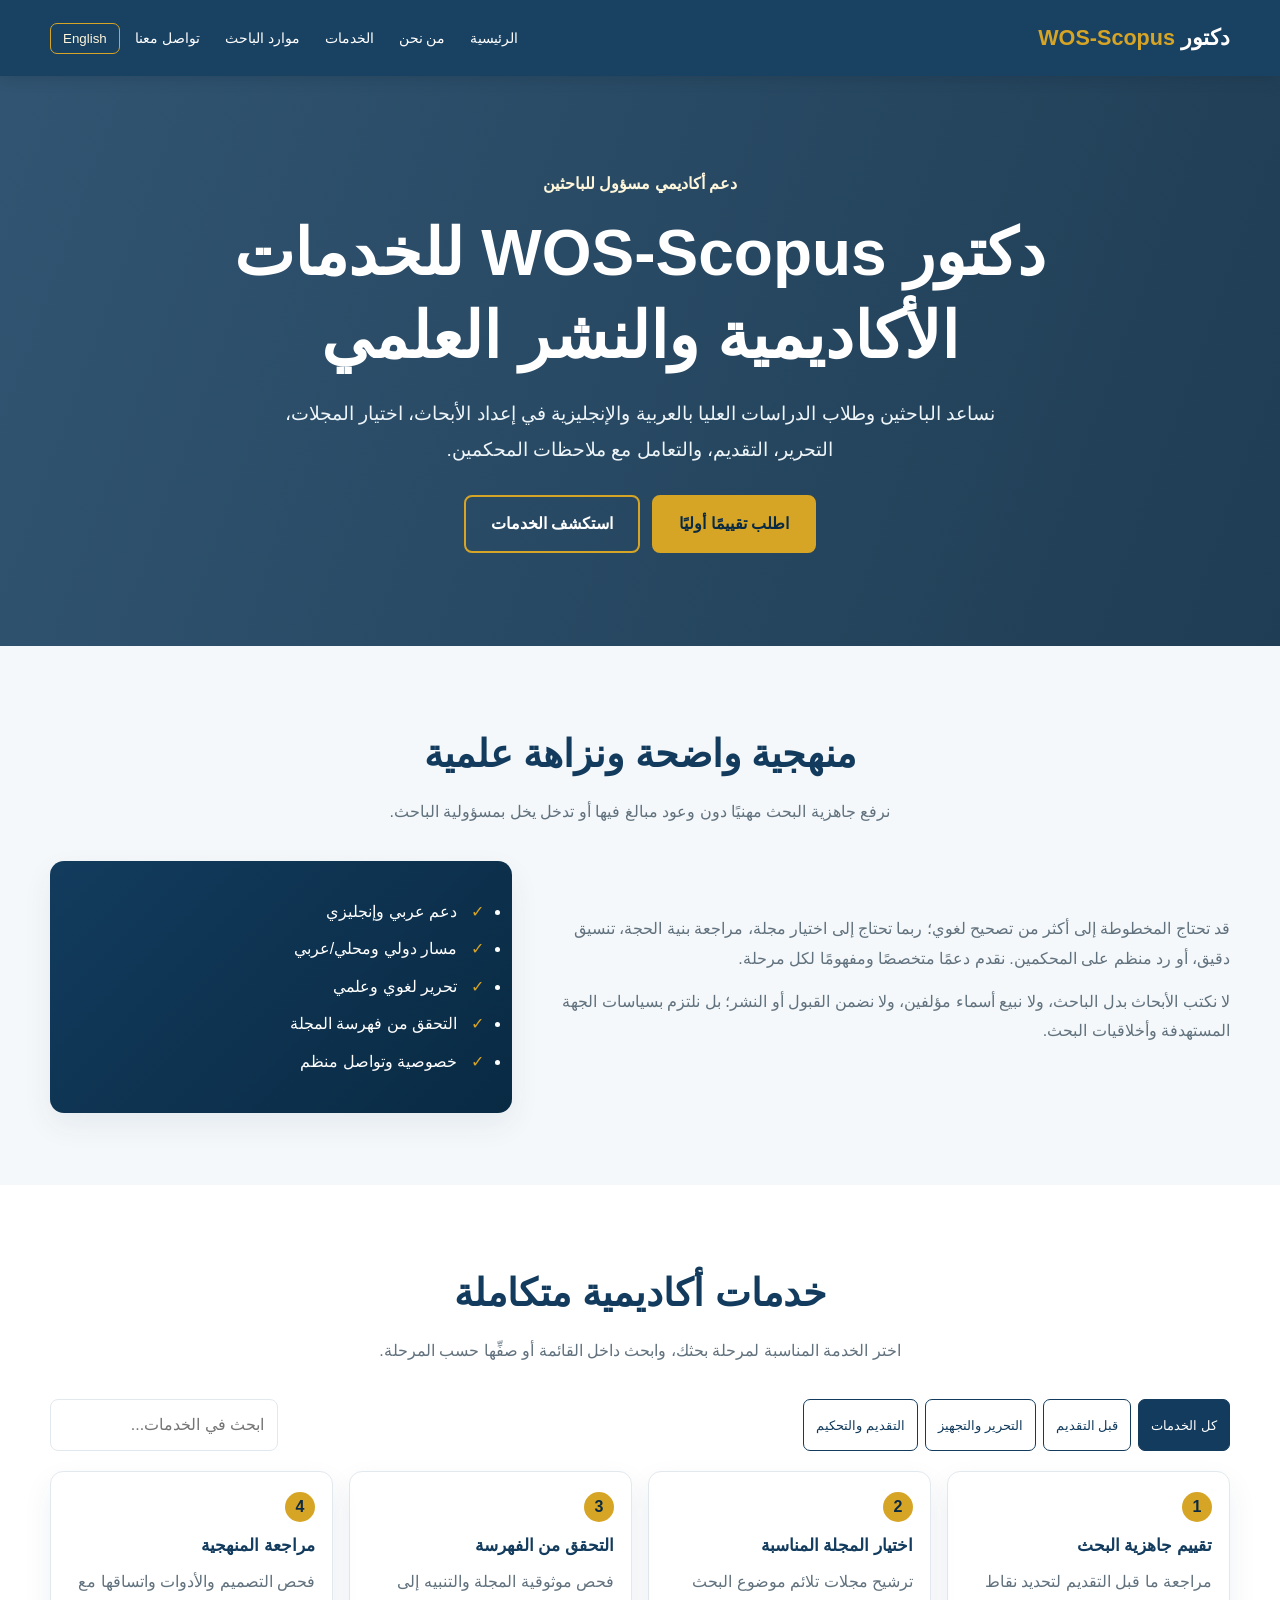
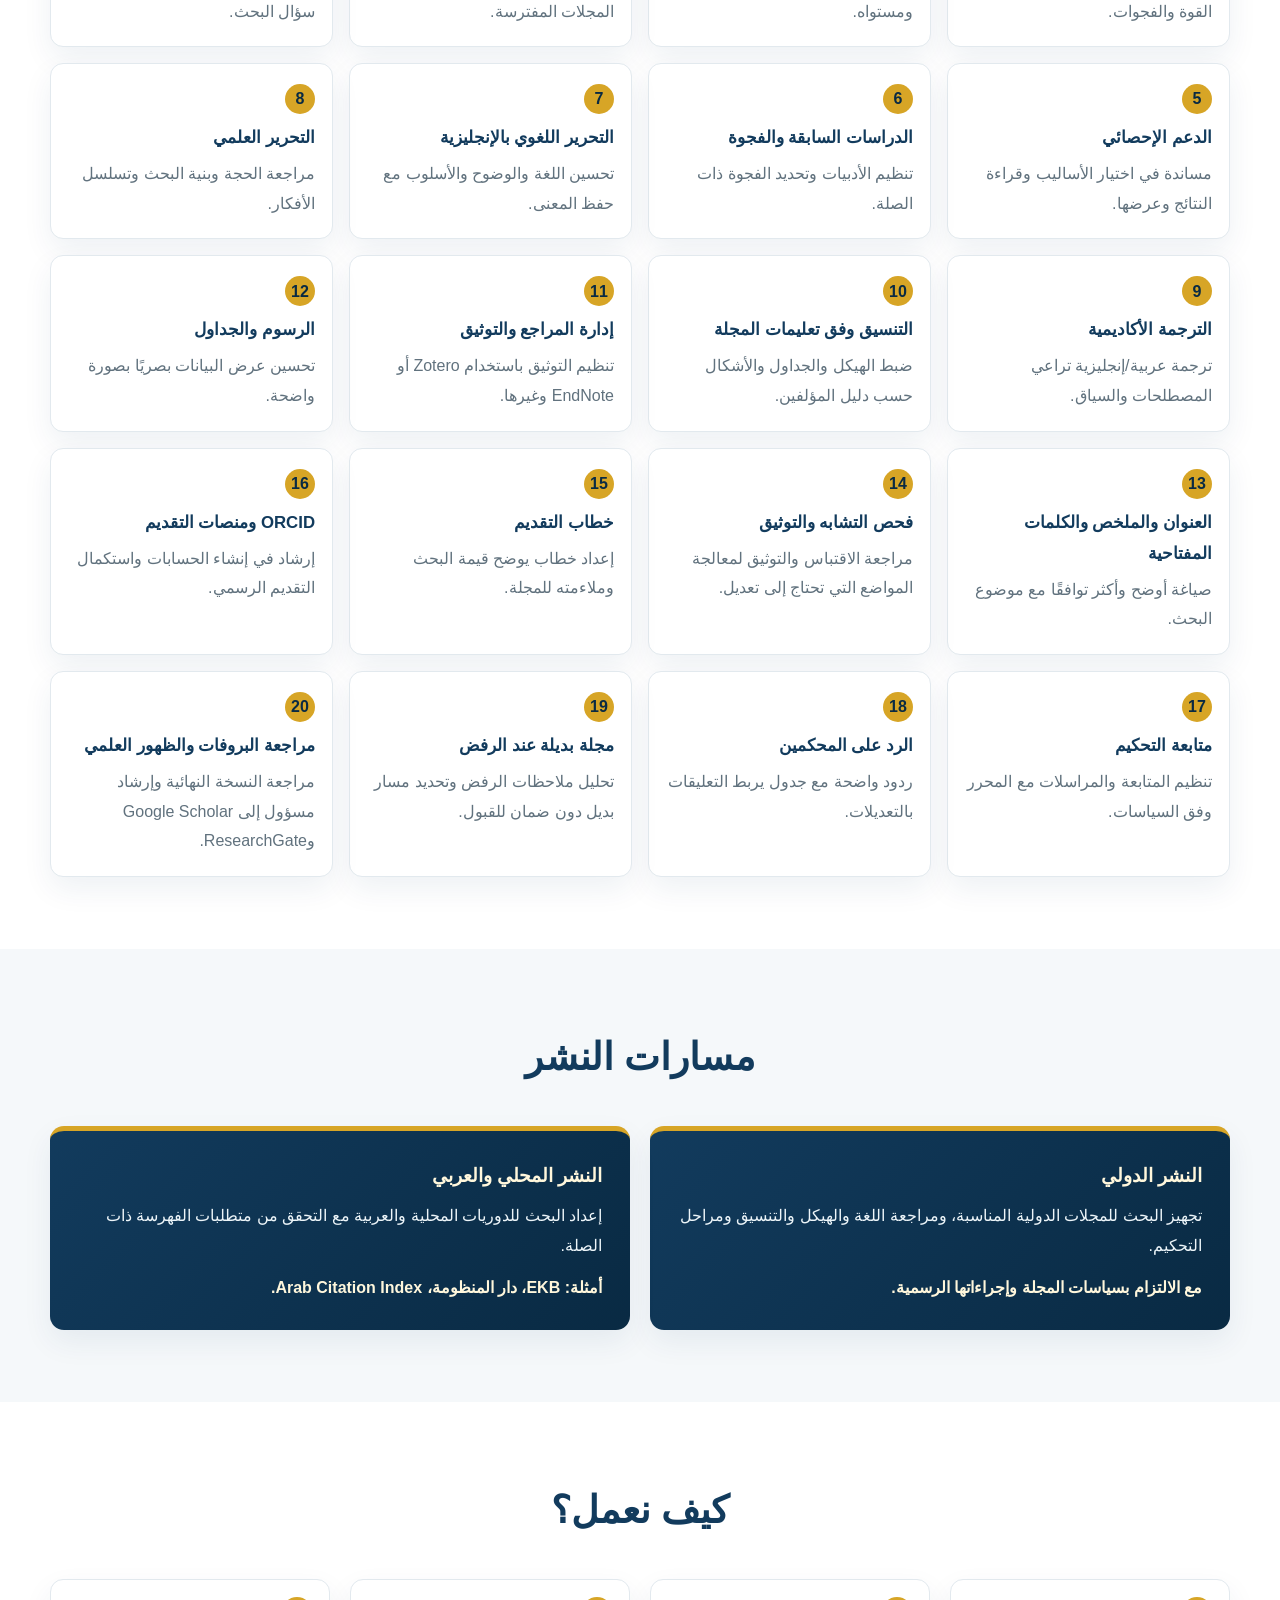
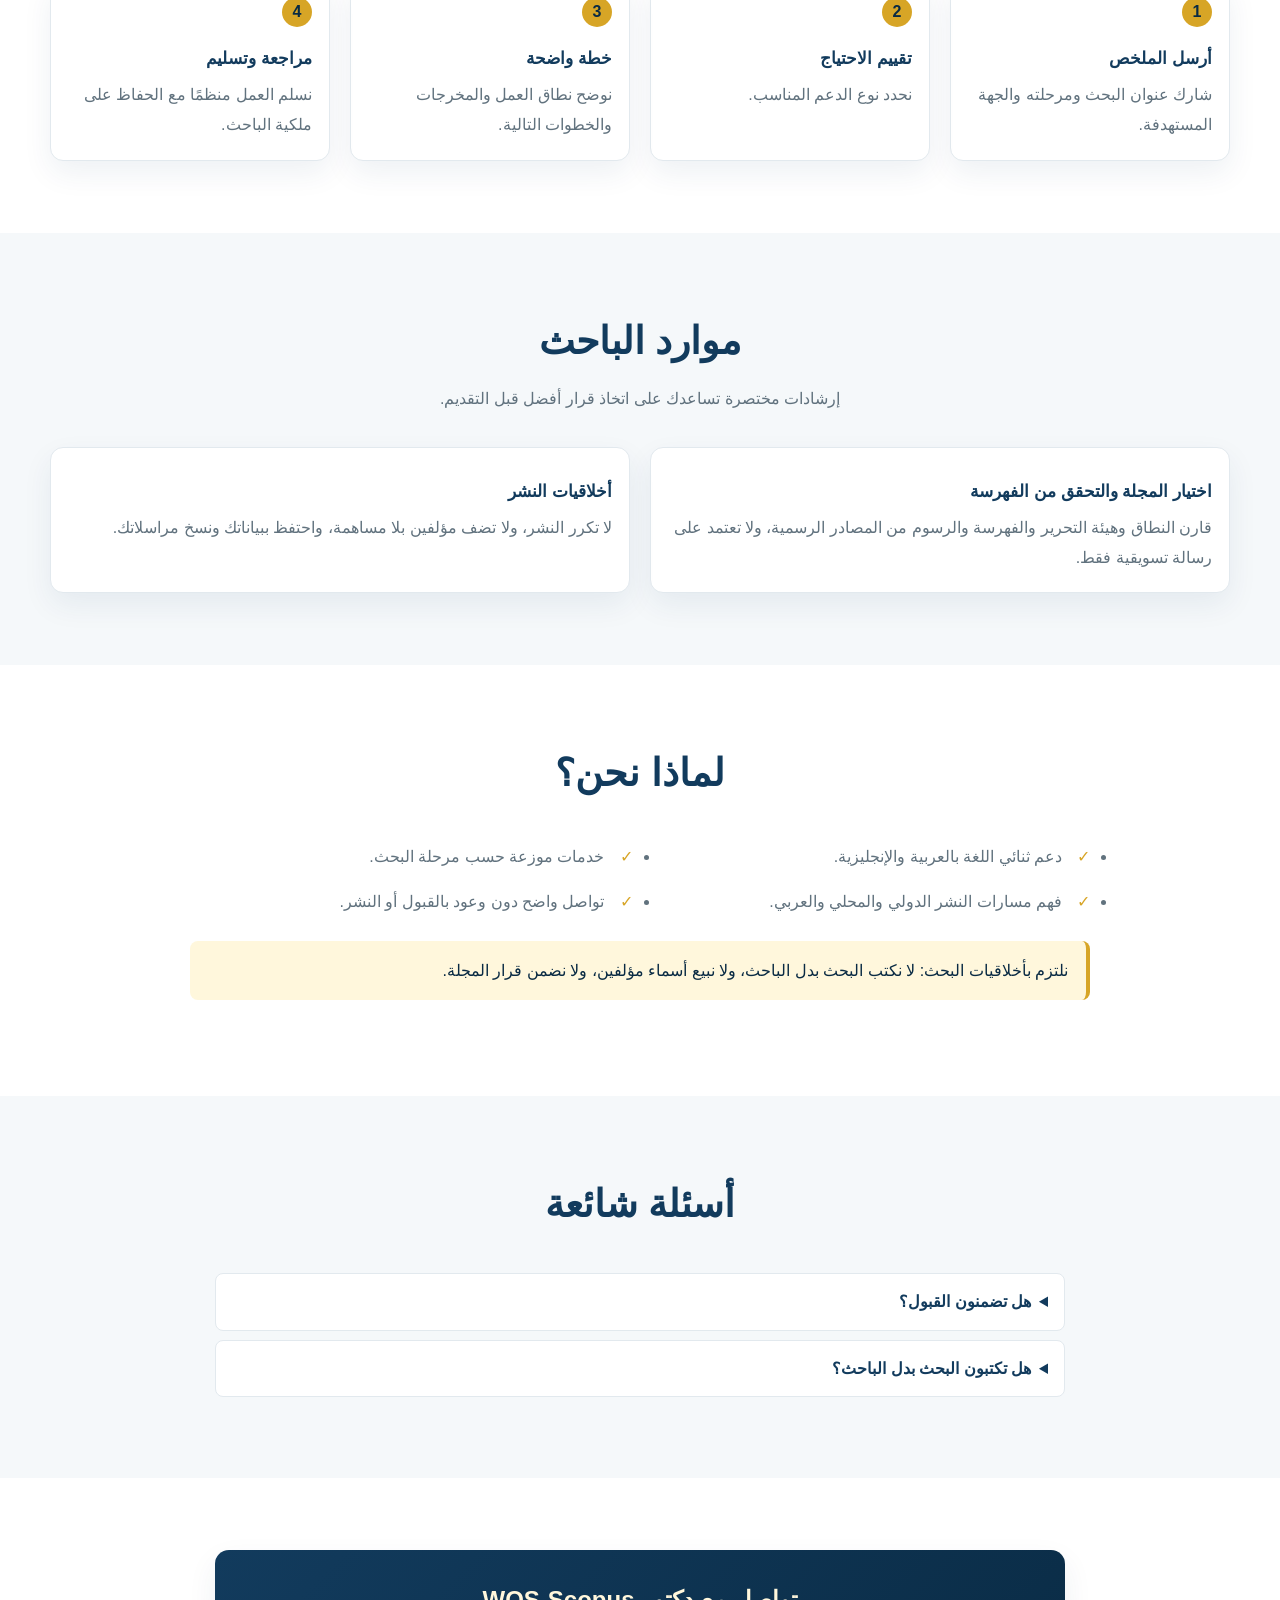
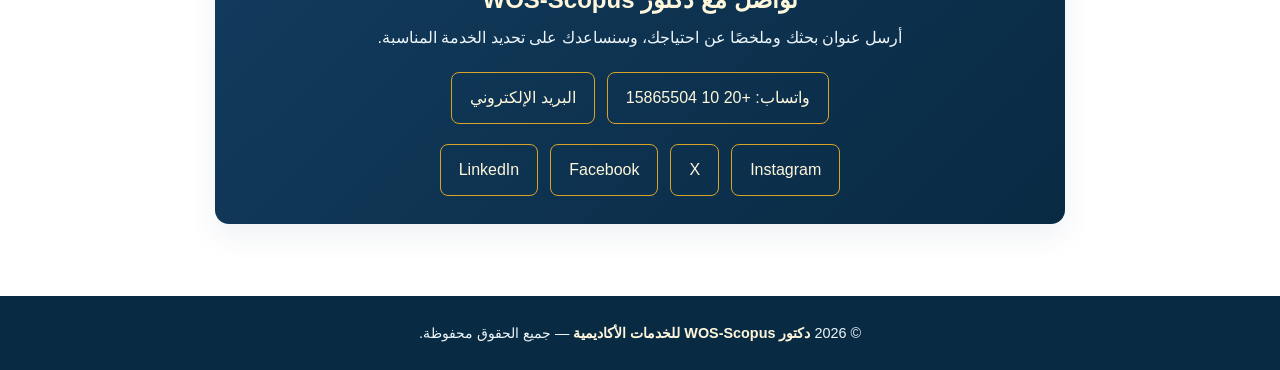
<file: index.html>
<!doctype html>
<html lang="ar" dir="rtl">
<head>
<meta charset="utf-8"><meta name="viewport" content="width=device-width,initial-scale=1">
<meta name="description" content="دكتور WOS-Scopus للخدمات الأكاديمية والنشر العلمي: تحرير، ترجمة، إحصاء، اختيار مجلات، تجهيز أبحاث، وتقديم ومتابعة التحكيم.">
<meta name="keywords" content="خدمات أكاديمية, نشر علمي, WOS, Scopus, تحرير أبحاث, ترجمة أكاديمية, دعم إحصائي">
<meta name="theme-color" content="#123b5d"><meta property="og:title" content="دكتور WOS-Scopus | الخدمات الأكاديمية والنشر العلمي"><meta property="og:description" content="دعم أكاديمي مسؤول بالعربية والإنجليزية للباحثين وطلاب الدراسات العليا."><meta property="og:type" content="website">
<title>دكتور WOS-Scopus | الخدمات الأكاديمية والنشر العلمي</title>
<link rel="icon" href="data:image/svg+xml,%3Csvg xmlns='http://www.w3.org/2000/svg' viewBox='0 0 64 64'%3E%3Crect width='64' height='64' rx='14' fill='%23123b5d'/%3E%3Ctext x='32' y='42' text-anchor='middle' font-size='25' font-family='Arial' fill='%23d7a526'%3EW-S%3C/text%3E%3C/svg%3E">
<style>
:root{--blue:#123b5d;--deep:#092a43;--gold:#d7a526;--cream:#fff7dc;--ink:#1f2d38;--muted:#61727e;--bg:#f5f8fa;--line:#e2e9ee;--white:#fff;--shadow:0 12px 30px #123b5d12}*{box-sizing:border-box;margin:0;padding:0}html{scroll-behavior:smooth}body{font-family:Tahoma,Arial,sans-serif;line-height:1.85;color:var(--ink)}body.ltr{direction:ltr;font-family:Arial,Helvetica,sans-serif}a{text-decoration:none;color:inherit}.wrap{width:min(1180px,calc(100% - 32px));margin:auto}header{position:sticky;top:0;z-index:50;background:#123b5df7;color:#fff;box-shadow:0 2px 15px #0002}.head{min-height:76px;display:flex;align-items:center;justify-content:space-between;gap:18px}.logo{font-size:1.35rem;font-weight:800;white-space:nowrap}.logo b{color:var(--gold)}nav{display:flex;align-items:center;gap:5px;flex-wrap:wrap}.nav-item{position:relative}.nav-link{display:block;padding:9px 10px;color:#fff;font-size:.88rem;cursor:pointer}.nav-link:hover,.nav-link:focus{color:var(--cream)}.dropdown{position:absolute;top:100%;right:0;width:260px;display:none;background:#fff;color:var(--ink);border-top:3px solid var(--gold);border-radius:0 0 10px 10px;box-shadow:0 15px 30px #0002;padding:9px}.nav-item:hover .dropdown,.nav-item:focus-within .dropdown{display:block}.dropdown a{display:block;padding:9px 11px;border-radius:6px;font-size:.88rem}.dropdown a:hover{background:var(--bg);color:var(--blue)}.lang{padding:7px 12px;border:1px solid var(--gold);border-radius:7px;background:transparent;color:var(--cream);cursor:pointer}.hero{min-height:570px;display:grid;place-items:center;text-align:center;color:#fff;padding:85px 15px;background:linear-gradient(110deg,#123b5dde,#092a43e8),url('https://images.unsplash.com/photo-1481627834876-b7833e8f5570?auto=format&fit=crop&w=1600&q=85') center/cover}.hero-in{max-width:850px}.tag{color:var(--cream);font-weight:bold}.hero h1{font-size:clamp(2.2rem,5vw,4rem);line-height:1.3;margin:13px 0 18px}.hero p{max-width:730px;margin:auto;color:#eef5f9;font-size:clamp(1rem,2vw,1.2rem)}.actions{display:flex;justify-content:center;gap:12px;flex-wrap:wrap;margin-top:28px}.btn{display:inline-block;padding:12px 25px;border:2px solid var(--gold);border-radius:8px;font-weight:bold}.primary{background:var(--gold);color:var(--deep)}.outline{color:#fff}.outline:hover,.primary:hover{background:transparent;color:#fff}section{padding:72px 0;scroll-margin-top:86px}section:nth-child(even){background:var(--bg)}.intro{text-align:center;max-width:800px;margin:0 auto 34px}.intro h2{color:var(--blue);font-size:clamp(1.8rem,3vw,2.45rem);margin-bottom:8px}.intro p,.card p,.about p{color:var(--muted)}.about{display:grid;grid-template-columns:1.2fr .8fr;gap:25px;align-items:center}.about p{margin-bottom:13px}.panel,.path,.contact{background:linear-gradient(135deg,var(--blue),var(--deep));color:#fff;border-radius:14px;padding:28px;box-shadow:var(--shadow)}.panel li{position:relative;padding-right:27px;margin:8px 0}.panel li:before,.checks li:before{content:'✓';position:absolute;right:0;color:var(--gold)}.services{display:grid;grid-template-columns:repeat(4,1fr);gap:16px}.card{background:#fff;border:1px solid var(--line);border-radius:13px;padding:20px 17px;box-shadow:var(--shadow)}.card h3{color:var(--blue);font-size:1.05rem;margin:8px 0 6px}.num{display:grid;place-items:center;width:30px;height:30px;border-radius:50%;background:var(--gold);color:var(--deep);font-weight:bold}.toolbar{display:flex;justify-content:space-between;gap:12px;flex-wrap:wrap;margin-bottom:20px}.filter{display:flex;gap:7px;flex-wrap:wrap}.filter button{padding:8px 12px;border:1px solid var(--blue);background:#fff;color:var(--blue);border-radius:7px;cursor:pointer}.filter .active,.filter button:hover{background:var(--blue);color:#fff}.search{padding:10px 13px;border:1px solid var(--line);border-radius:8px;font:inherit}.paths,.steps{display:grid;grid-template-columns:repeat(2,1fr);gap:20px}.path{border-top:5px solid var(--gold)}.path h3{color:var(--cream);margin-bottom:8px}.path p{color:#edf5f9}.path strong{display:block;color:var(--cream);margin-top:12px}.steps{grid-template-columns:repeat(4,1fr)}.step{position:relative;padding-top:55px}.step>.num{position:absolute;top:17px;right:17px}.checks{display:grid;grid-template-columns:repeat(2,1fr);gap:15px;max-width:900px;margin:auto}.checks li{position:relative;padding-right:28px;color:var(--muted)}.notice{max-width:900px;margin:24px auto;background:var(--cream);border-right:4px solid var(--gold);padding:15px 18px;color:var(--deep);border-radius:8px}.faq{max-width:850px;margin:auto}.faq details{background:#fff;border:1px solid var(--line);border-radius:8px;padding:13px 16px;margin:9px 0}.faq summary{cursor:pointer;color:var(--blue);font-weight:bold}.faq p{color:var(--muted);margin-top:8px}.contact{max-width:850px;margin:auto;text-align:center}.contact h2{color:var(--cream)}.contact p{color:#edf5f9}.contact-links,.socials{display:flex;justify-content:center;gap:12px;flex-wrap:wrap;margin-top:20px}.contact-links a,.socials a{border:1px solid var(--gold);color:var(--cream);border-radius:8px;padding:10px 18px}.contact-links a:hover,.socials a:hover{background:var(--gold);color:var(--deep)}footer{background:var(--deep);color:#edf5f9;text-align:center;padding:24px 15px;font-size:.9rem}footer b{color:var(--cream)}.hide{display:none!important}@media(max-width:950px){.head{flex-direction:column;padding:13px 0}.services,.steps{grid-template-columns:repeat(2,1fr)}.about{grid-template-columns:1fr}nav{justify-content:center}.dropdown{right:auto;left:0}}@media(max-width:620px){.services,.steps,.paths,.checks{grid-template-columns:1fr}section{padding:56px 0}.actions{flex-direction:column}.btn{width:100%}nav{gap:2px}nav a{font-size:.75rem}.nav-link{padding:7px 6px}.dropdown{position:fixed;top:118px;right:12px;left:12px;width:auto}}
</style></head>
<body>
<header><div class="wrap head"><a class="logo" href="#home">دكتور <b>WOS-Scopus</b></a><nav aria-label="القائمة الرئيسية">
<div class="nav-item"><a class="nav-link" href="#home" data-ar="الرئيسية" data-en="Home">الرئيسية</a></div>
<div class="nav-item"><a class="nav-link" href="#about" data-ar="من نحن" data-en="About">من نحن</a><div class="dropdown"><a href="#about" data-ar="عن المركز" data-en="About the center">عن المركز</a><a href="#process" data-ar="كيف نعمل" data-en="How we work">كيف نعمل</a><a href="#why" data-ar="لماذا نحن؟" data-en="Why us?">لماذا نحن؟</a></div></div>
<div class="nav-item"><a class="nav-link" href="#services" data-ar="الخدمات" data-en="Services">الخدمات</a><div class="dropdown"><a href="#services" data-filter-link="before" data-ar="قبل التقديم" data-en="Before submission">قبل التقديم</a><a href="#services" data-filter-link="edit" data-ar="التحرير والتجهيز" data-en="Editing and preparation">التحرير والتجهيز</a><a href="#services" data-filter-link="review" data-ar="التقديم والتحكيم" data-en="Submission and review">التقديم والتحكيم</a><a href="#publishing" data-ar="مسارات النشر" data-en="Publishing paths">مسارات النشر</a></div></div>
<div class="nav-item"><a class="nav-link" href="#resources" data-ar="موارد الباحث" data-en="Research resources">موارد الباحث</a><div class="dropdown"><a href="#resources" data-ar="أدلة النشر" data-en="Publishing guides">أدلة النشر</a><a href="#faq" data-ar="الأسئلة الشائعة" data-en="FAQ">الأسئلة الشائعة</a></div></div>
<div class="nav-item"><a class="nav-link" href="#contact" data-ar="تواصل معنا" data-en="Contact">تواصل معنا</a></div><button class="lang" id="lang">English</button></nav></div></header>
<main>
<section id="home" class="hero"><div class="hero-in"><div class="tag" data-ar="دعم أكاديمي مسؤول للباحثين" data-en="Responsible academic support for researchers">دعم أكاديمي مسؤول للباحثين</div><h1 data-ar="دكتور WOS-Scopus للخدمات الأكاديمية والنشر العلمي" data-en="Dr. WOS-Scopus Academic Services and Scientific Publishing">دكتور WOS-Scopus للخدمات الأكاديمية والنشر العلمي</h1><p data-ar="نساعد الباحثين وطلاب الدراسات العليا بالعربية والإنجليزية في إعداد الأبحاث، اختيار المجلات، التحرير، التقديم، والتعامل مع ملاحظات المحكمين." data-en="We support researchers and graduate students in Arabic and English with research preparation, journal selection, editing, submission, and reviewer responses.">نساعد الباحثين وطلاب الدراسات العليا بالعربية والإنجليزية في إعداد الأبحاث، اختيار المجلات، التحرير، التقديم، والتعامل مع ملاحظات المحكمين.</p><div class="actions"><a class="btn primary" href="#contact" data-ar="اطلب تقييمًا أوليًا" data-en="Request an initial assessment">اطلب تقييمًا أوليًا</a><a class="btn outline" href="#services" data-ar="استكشف الخدمات" data-en="Explore services">استكشف الخدمات</a></div></div></section>
<section id="about"><div class="wrap"><div class="intro"><h2 data-ar="منهجية واضحة ونزاهة علمية" data-en="A clear process and research integrity">منهجية واضحة ونزاهة علمية</h2><p data-ar="نرفع جاهزية البحث مهنيًا دون وعود مبالغ فيها أو تدخل يخل بمسؤولية الباحث." data-en="We improve manuscript readiness without exaggerated promises or compromising the researcher's responsibility.">نرفع جاهزية البحث مهنيًا دون وعود مبالغ فيها أو تدخل يخل بمسؤولية الباحث.</p></div><div class="about"><div><p data-ar="قد تحتاج المخطوطة إلى أكثر من تصحيح لغوي؛ ربما تحتاج إلى اختيار مجلة، مراجعة بنية الحجة، تنسيق دقيق، أو رد منظم على المحكمين. نقدم دعمًا متخصصًا ومفهومًا لكل مرحلة." data-en="A manuscript may need more than proofreading: journal selection, argument review, precise formatting, or an organized reviewer response. We provide focused support at each stage.">قد تحتاج المخطوطة إلى أكثر من تصحيح لغوي؛ ربما تحتاج إلى اختيار مجلة، مراجعة بنية الحجة، تنسيق دقيق، أو رد منظم على المحكمين. نقدم دعمًا متخصصًا ومفهومًا لكل مرحلة.</p><p data-ar="لا نكتب الأبحاث بدل الباحث، ولا نبيع أسماء مؤلفين، ولا نضمن القبول أو النشر؛ بل نلتزم بسياسات الجهة المستهدفة وأخلاقيات البحث." data-en="We do not write papers in place of authors, sell authorship, or guarantee acceptance or publication. We work within venue policies and research ethics.">لا نكتب الأبحاث بدل الباحث، ولا نبيع أسماء مؤلفين، ولا نضمن القبول أو النشر؛ بل نلتزم بسياسات الجهة المستهدفة وأخلاقيات البحث.</p></div><div class="panel"><ul><li data-ar="دعم عربي وإنجليزي" data-en="Arabic and English support">دعم عربي وإنجليزي</li><li data-ar="مسار دولي ومحلي/عربي" data-en="International, local, and Arab paths">مسار دولي ومحلي/عربي</li><li data-ar="تحرير لغوي وعلمي" data-en="Language and scientific editing">تحرير لغوي وعلمي</li><li data-ar="التحقق من فهرسة المجلة" data-en="Journal indexing verification">التحقق من فهرسة المجلة</li><li data-ar="خصوصية وتواصل منظم" data-en="Privacy and organized communication">خصوصية وتواصل منظم</li></ul></div></div></div></section>
<section id="services"><div class="wrap"><div class="intro"><h2 data-ar="خدمات أكاديمية متكاملة" data-en="Complete academic services">خدمات أكاديمية متكاملة</h2><p data-ar="اختر الخدمة المناسبة لمرحلة بحثك، وابحث داخل القائمة أو صفِّها حسب المرحلة." data-en="Choose the service that fits your research stage, then search or filter the list.">اختر الخدمة المناسبة لمرحلة بحثك، وابحث داخل القائمة أو صفِّها حسب المرحلة.</p></div><div class="toolbar"><div class="filter"><button class="active" data-filter="all" data-ar="كل الخدمات" data-en="All services">كل الخدمات</button><button data-filter="before" data-ar="قبل التقديم" data-en="Before submission">قبل التقديم</button><button data-filter="edit" data-ar="التحرير والتجهيز" data-en="Editing and preparation">التحرير والتجهيز</button><button data-filter="review" data-ar="التقديم والتحكيم" data-en="Submission and review">التقديم والتحكيم</button></div><input id="search" class="search" type="search" placeholder="ابحث في الخدمات..." aria-label="البحث في الخدمات"></div><div class="services">
<article class="card service" data-type="before"><div class="num">1</div><h3>تقييم جاهزية البحث</h3><p>مراجعة ما قبل التقديم لتحديد نقاط القوة والفجوات.</p></article><article class="card service" data-type="before"><div class="num">2</div><h3>اختيار المجلة المناسبة</h3><p>ترشيح مجلات تلائم موضوع البحث ومستواه.</p></article><article class="card service" data-type="before"><div class="num">3</div><h3>التحقق من الفهرسة</h3><p>فحص موثوقية المجلة والتنبيه إلى المجلات المفترسة.</p></article><article class="card service" data-type="before"><div class="num">4</div><h3>مراجعة المنهجية</h3><p>فحص التصميم والأدوات واتساقها مع سؤال البحث.</p></article><article class="card service" data-type="before"><div class="num">5</div><h3>الدعم الإحصائي</h3><p>مساندة في اختيار الأساليب وقراءة النتائج وعرضها.</p></article><article class="card service" data-type="before"><div class="num">6</div><h3>الدراسات السابقة والفجوة</h3><p>تنظيم الأدبيات وتحديد الفجوة ذات الصلة.</p></article><article class="card service" data-type="edit"><div class="num">7</div><h3>التحرير اللغوي بالإنجليزية</h3><p>تحسين اللغة والوضوح والأسلوب مع حفظ المعنى.</p></article><article class="card service" data-type="edit"><div class="num">8</div><h3>التحرير العلمي</h3><p>مراجعة الحجة وبنية البحث وتسلسل الأفكار.</p></article><article class="card service" data-type="edit"><div class="num">9</div><h3>الترجمة الأكاديمية</h3><p>ترجمة عربية/إنجليزية تراعي المصطلحات والسياق.</p></article><article class="card service" data-type="edit"><div class="num">10</div><h3>التنسيق وفق تعليمات المجلة</h3><p>ضبط الهيكل والجداول والأشكال حسب دليل المؤلفين.</p></article><article class="card service" data-type="edit"><div class="num">11</div><h3>إدارة المراجع والتوثيق</h3><p>تنظيم التوثيق باستخدام Zotero أو EndNote وغيرها.</p></article><article class="card service" data-type="edit"><div class="num">12</div><h3>الرسوم والجداول</h3><p>تحسين عرض البيانات بصريًا بصورة واضحة.</p></article><article class="card service" data-type="edit"><div class="num">13</div><h3>العنوان والملخص والكلمات المفتاحية</h3><p>صياغة أوضح وأكثر توافقًا مع موضوع البحث.</p></article><article class="card service" data-type="edit"><div class="num">14</div><h3>فحص التشابه والتوثيق</h3><p>مراجعة الاقتباس والتوثيق لمعالجة المواضع التي تحتاج إلى تعديل.</p></article><article class="card service" data-type="edit"><div class="num">15</div><h3>خطاب التقديم</h3><p>إعداد خطاب يوضح قيمة البحث وملاءمته للمجلة.</p></article><article class="card service" data-type="review"><div class="num">16</div><h3>ORCID ومنصات التقديم</h3><p>إرشاد في إنشاء الحسابات واستكمال التقديم الرسمي.</p></article><article class="card service" data-type="review"><div class="num">17</div><h3>متابعة التحكيم</h3><p>تنظيم المتابعة والمراسلات مع المحرر وفق السياسات.</p></article><article class="card service" data-type="review"><div class="num">18</div><h3>الرد على المحكمين</h3><p>ردود واضحة مع جدول يربط التعليقات بالتعديلات.</p></article><article class="card service" data-type="review"><div class="num">19</div><h3>مجلة بديلة عند الرفض</h3><p>تحليل ملاحظات الرفض وتحديد مسار بديل دون ضمان للقبول.</p></article><article class="card service" data-type="review"><div class="num">20</div><h3>مراجعة البروفات والظهور العلمي</h3><p>مراجعة النسخة النهائية وإرشاد مسؤول إلى Google Scholar وResearchGate.</p></article></div></div></section>
<section id="publishing"><div class="wrap"><div class="intro"><h2 data-ar="مسارات النشر" data-en="Publishing paths">مسارات النشر</h2></div><div class="paths"><article class="path"><h3 data-ar="النشر الدولي" data-en="International publishing">النشر الدولي</h3><p data-ar="تجهيز البحث للمجلات الدولية المناسبة، ومراجعة اللغة والهيكل والتنسيق ومراحل التحكيم." data-en="Preparing manuscripts for international journals and reviewing language, structure, formatting, and peer review.">تجهيز البحث للمجلات الدولية المناسبة، ومراجعة اللغة والهيكل والتنسيق ومراحل التحكيم.</p><strong data-ar="مع الالتزام بسياسات المجلة وإجراءاتها الرسمية." data-en="Subject to the journal's official policies and procedures.">مع الالتزام بسياسات المجلة وإجراءاتها الرسمية.</strong></article><article class="path"><h3 data-ar="النشر المحلي والعربي" data-en="Local and Arab publishing">النشر المحلي والعربي</h3><p data-ar="إعداد البحث للدوريات المحلية والعربية مع التحقق من متطلبات الفهرسة ذات الصلة." data-en="Preparing manuscripts for local and Arab journals while checking relevant indexing requirements.">إعداد البحث للدوريات المحلية والعربية مع التحقق من متطلبات الفهرسة ذات الصلة.</p><strong data-ar="أمثلة: EKB، دار المنظومة، Arab Citation Index." data-en="Examples: EKB, Dar Al-Mandumah, Arab Citation Index.">أمثلة: EKB، دار المنظومة، Arab Citation Index.</strong></article></div></div></section>
<section id="process"><div class="wrap"><div class="intro"><h2 data-ar="كيف نعمل؟" data-en="How we work">كيف نعمل؟</h2></div><div class="steps"><article class="card step"><div class="num">1</div><h3 data-ar="أرسل الملخص" data-en="Send a summary">أرسل الملخص</h3><p data-ar="شارك عنوان البحث ومرحلته والجهة المستهدفة." data-en="Share the title, stage, and target venue.">شارك عنوان البحث ومرحلته والجهة المستهدفة.</p></article><article class="card step"><div class="num">2</div><h3 data-ar="تقييم الاحتياج" data-en="Assess the need">تقييم الاحتياج</h3><p data-ar="نحدد نوع الدعم المناسب." data-en="We identify the right support.">نحدد نوع الدعم المناسب.</p></article><article class="card step"><div class="num">3</div><h3 data-ar="خطة واضحة" data-en="Clear plan">خطة واضحة</h3><p data-ar="نوضح نطاق العمل والمخرجات والخطوات التالية." data-en="We clarify scope, deliverables, and next steps.">نوضح نطاق العمل والمخرجات والخطوات التالية.</p></article><article class="card step"><div class="num">4</div><h3 data-ar="مراجعة وتسليم" data-en="Review and deliver">مراجعة وتسليم</h3><p data-ar="نسلم العمل منظمًا مع الحفاظ على ملكية الباحث." data-en="We deliver organized work while preserving ownership.">نسلم العمل منظمًا مع الحفاظ على ملكية الباحث.</p></article></div></div></section>
<section id="resources"><div class="wrap"><div class="intro"><h2 data-ar="موارد الباحث" data-en="Research resources">موارد الباحث</h2><p data-ar="إرشادات مختصرة تساعدك على اتخاذ قرار أفضل قبل التقديم." data-en="Short guides to help you make better decisions before submission.">إرشادات مختصرة تساعدك على اتخاذ قرار أفضل قبل التقديم.</p></div><div class="paths"><article class="card"><h3 data-ar="اختيار المجلة والتحقق من الفهرسة" data-en="Journal selection and indexing">اختيار المجلة والتحقق من الفهرسة</h3><p data-ar="قارن النطاق وهيئة التحرير والفهرسة والرسوم من المصادر الرسمية، ولا تعتمد على رسالة تسويقية فقط." data-en="Compare scope, editorial board, indexing, and fees using official sources.">قارن النطاق وهيئة التحرير والفهرسة والرسوم من المصادر الرسمية، ولا تعتمد على رسالة تسويقية فقط.</p></article><article class="card"><h3 data-ar="أخلاقيات النشر" data-en="Publication ethics">أخلاقيات النشر</h3><p data-ar="لا تكرر النشر، ولا تضف مؤلفين بلا مساهمة، واحتفظ ببياناتك ونسخ مراسلاتك." data-en="Avoid duplicate publication, honorary authorship, and keep your data and correspondence.">لا تكرر النشر، ولا تضف مؤلفين بلا مساهمة، واحتفظ ببياناتك ونسخ مراسلاتك.</p></article></div></div></section>
<section id="why"><div class="wrap"><div class="intro"><h2 data-ar="لماذا نحن؟" data-en="Why choose us?">لماذا نحن؟</h2></div><ul class="checks"><li data-ar="دعم ثنائي اللغة بالعربية والإنجليزية." data-en="Bilingual support in Arabic and English.">دعم ثنائي اللغة بالعربية والإنجليزية.</li><li data-ar="خدمات موزعة حسب مرحلة البحث." data-en="Services organized by research stage.">خدمات موزعة حسب مرحلة البحث.</li><li data-ar="فهم مسارات النشر الدولي والمحلي والعربي." data-en="Understanding international, local, and Arab publishing paths.">فهم مسارات النشر الدولي والمحلي والعربي.</li><li data-ar="تواصل واضح دون وعود بالقبول أو النشر." data-en="Clear communication without acceptance or publication promises.">تواصل واضح دون وعود بالقبول أو النشر.</li></ul><div class="notice" data-ar="نلتزم بأخلاقيات البحث: لا نكتب البحث بدل الباحث، ولا نبيع أسماء مؤلفين، ولا نضمن قرار المجلة." data-en="We uphold research ethics: we do not write papers for authors, sell authorship, or guarantee a journal decision.">نلتزم بأخلاقيات البحث: لا نكتب البحث بدل الباحث، ولا نبيع أسماء مؤلفين، ولا نضمن قرار المجلة.</div></div></section>
<section id="faq"><div class="wrap"><div class="intro"><h2 data-ar="أسئلة شائعة" data-en="Frequently asked questions">أسئلة شائعة</h2></div><div class="faq"><details><summary data-ar="هل تضمنون القبول؟" data-en="Do you guarantee acceptance?">هل تضمنون القبول؟</summary><p data-ar="لا. القبول قرار المجلة وهيئة التحرير والمحكمين." data-en="No. Acceptance is decided by the journal, editors, and reviewers.">لا. القبول قرار المجلة وهيئة التحرير والمحكمين.</p></details><details><summary data-ar="هل تكتبون البحث بدل الباحث؟" data-en="Do you write papers for researchers?">هل تكتبون البحث بدل الباحث؟</summary><p data-ar="لا. نقدم التحرير والتنظيم والتنسيق والإرشاد، مع بقاء مسؤولية المحتوى لدى الباحث." data-en="No. We provide editing, organization, formatting, and guidance while the researcher remains responsible for the content.">لا. نقدم التحرير والتنظيم والتنسيق والإرشاد، مع بقاء مسؤولية المحتوى لدى الباحث.</p></details></div></div></section>
<section id="contact"><div class="wrap"><div class="contact"><h2 data-ar="تواصل مع دكتور WOS-Scopus" data-en="Contact Dr. WOS-Scopus">تواصل مع دكتور WOS-Scopus</h2><p data-ar="أرسل عنوان بحثك وملخصًا عن احتياجك، وسنساعدك على تحديد الخدمة المناسبة." data-en="Send your research title and a brief description of your need, and we will help identify the right service.">أرسل عنوان بحثك وملخصًا عن احتياجك، وسنساعدك على تحديد الخدمة المناسبة.</p><div class="contact-links"><a href="https://wa.me/201015865504" target="_blank" rel="noopener">واتساب: +20 10 15865504</a><a href="mailto:YOUR_EMAIL">البريد الإلكتروني</a></div><div class="socials"><a href="https://www.instagram.com/scopus.wos/" target="_blank" rel="noopener">Instagram</a><a href="https://x.com/ScopusWos" target="_blank" rel="noopener">X</a><a href="https://www.facebook.com/profile.php?id=61594478802994&amp;locale=ar_AR" target="_blank" rel="noopener">Facebook</a><a href="https://www.linkedin.com/in/scopus-wos-4a952943a/" target="_blank" rel="noopener">LinkedIn</a></div></div></div></section>
</main><footer><p>© 2026 <b data-ar="دكتور WOS-Scopus للخدمات الأكاديمية" data-en="Dr. WOS-Scopus Academic Services">دكتور WOS-Scopus للخدمات الأكاديمية</b> — <span data-ar="جميع الحقوق محفوظة." data-en="All rights reserved.">جميع الحقوق محفوظة.</span></p></footer>
<script>
const lang=document.getElementById('lang'),items=document.querySelectorAll('[data-ar][data-en]'),search=document.getElementById('search');let current='ar',filter='all';function setLang(next){current=next;document.documentElement.lang=next;document.body.classList.toggle('ltr',next==='en');items.forEach(e=>e.textContent=e.dataset[next]);lang.textContent=next==='ar'?'English':'العربية';document.title=next==='ar'?'دكتور WOS-Scopus | الخدمات الأكاديمية والنشر العلمي':'Dr. WOS-Scopus | Academic Services and Scientific Publishing';search.placeholder=next==='ar'?'ابحث في الخدمات...':'Search services...'}lang.addEventListener('click',()=>setLang(current==='ar'?'en':'ar'));const cards=[...document.querySelectorAll('.service')];function render(){const q=search.value.toLowerCase();cards.forEach(c=>c.classList.toggle('hide',!(filter==='all'||c.dataset.type===filter)||!c.textContent.toLowerCase().includes(q)))}document.querySelectorAll('[data-filter]').forEach(b=>b.addEventListener('click',()=>{document.querySelectorAll('[data-filter]').forEach(x=>x.classList.remove('active'));b.classList.add('active');filter=b.dataset.filter;render()}));document.querySelectorAll('[data-filter-link]').forEach(a=>a.addEventListener('click',()=>{filter=a.dataset.filterLink;document.querySelectorAll('[data-filter]').forEach(x=>x.classList.toggle('active',x.dataset.filter===filter));render()}));search.addEventListener('input',render);
</script></body></html>
</file>
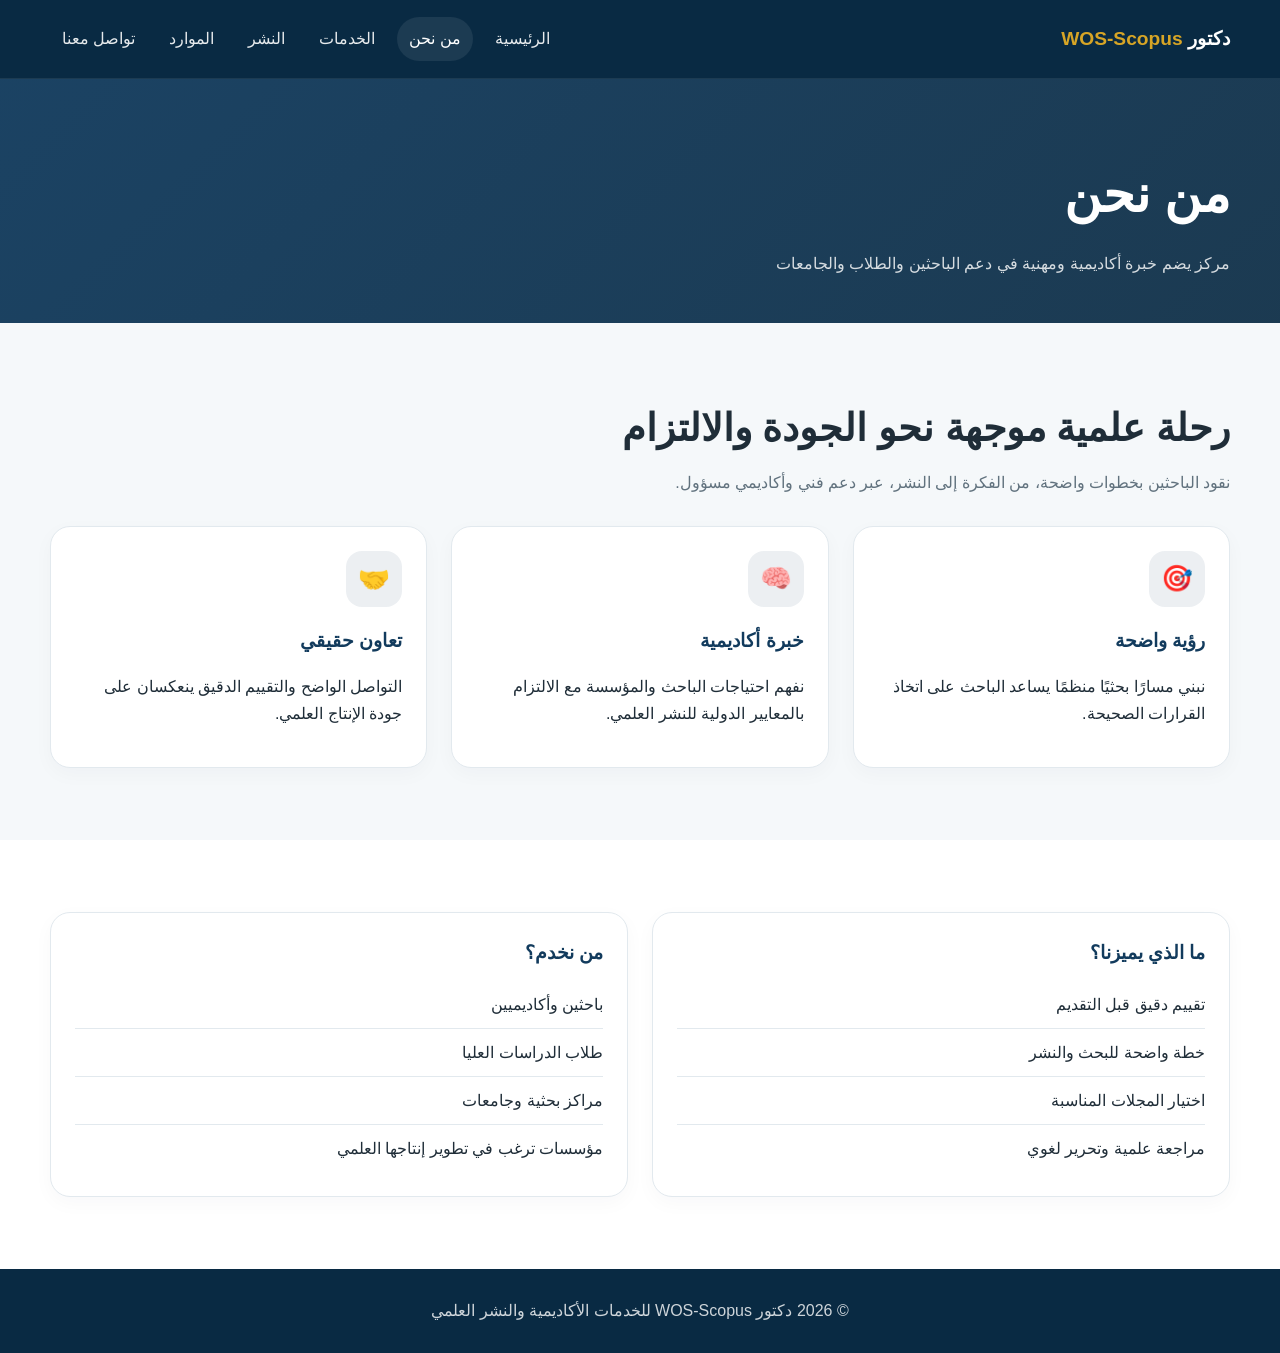
<file: about.html>
<!doctype html><html lang="ar" dir="rtl"><head><meta charset="utf-8"><meta name="viewport" content="width=device-width,initial-scale=1"><title>من نحن | دكتور WOS-Scopus</title><meta name="description" content="تعرف على دكتور WOS-Scopus"><link rel="stylesheet" href="styles.css"></head><body><header class="topbar"><div class="container navbar"><a class="logo" href="index.html">دكتور <b>WOS-Scopus</b></a><nav class="nav"><a href="index.html">الرئيسية</a><a class="active" href="about.html">من نحن</a><a href="services.html">الخدمات</a><a href="publishing.html">النشر</a><a href="resources.html">الموارد</a><a href="contact.html">تواصل معنا</a></nav></div></header><main><section class="page-banner"><div class="container"><h1>من نحن</h1><p>مركز يضم خبرة أكاديمية ومهنية في دعم الباحثين والطلاب والجامعات</p></div></section><section class="section"><div class="container"><div class="section-header"><h2>رحلة علمية موجهة نحو الجودة والالتزام</h2><p>نقود الباحثين بخطوات واضحة، من الفكرة إلى النشر، عبر دعم فني وأكاديمي مسؤول.</p></div><div class="grid grid-3"><article class="card"><div class="icon">🎯</div><h3>رؤية واضحة</h3><p>نبني مسارًا بحثيًا منظمًا يساعد الباحث على اتخاذ القرارات الصحيحة.</p></article><article class="card"><div class="icon">🧠</div><h3>خبرة أكاديمية</h3><p>نفهم احتياجات الباحث والمؤسسة مع الالتزام بالمعايير الدولية للنشر العلمي.</p></article><article class="card"><div class="icon">🤝</div><h3>تعاون حقيقي</h3><p>التواصل الواضح والتقييم الدقيق ينعكسان على جودة الإنتاج العلمي.</p></article></div></div></section><section class="section" style="background:#fff"><div class="container"><div class="grid grid-2"><div class="card"><h3>ما الذي يميزنا؟</h3><ul class="list"><li>تقييم دقيق قبل التقديم</li><li>خطة واضحة للبحث والنشر</li><li>اختيار المجلات المناسبة</li><li>مراجعة علمية وتحرير لغوي</li></ul></div><div class="card"><h3>من نخدم؟</h3><ul class="list"><li>باحثين وأكاديميين</li><li>طلاب الدراسات العليا</li><li>مراكز بحثية وجامعات</li><li>مؤسسات ترغب في تطوير إنتاجها العلمي</li></ul></div></div></div></section></main><footer><div class="container">© 2026 دكتور WOS-Scopus للخدمات الأكاديمية والنشر العلمي</div></footer></body></html>
</file>
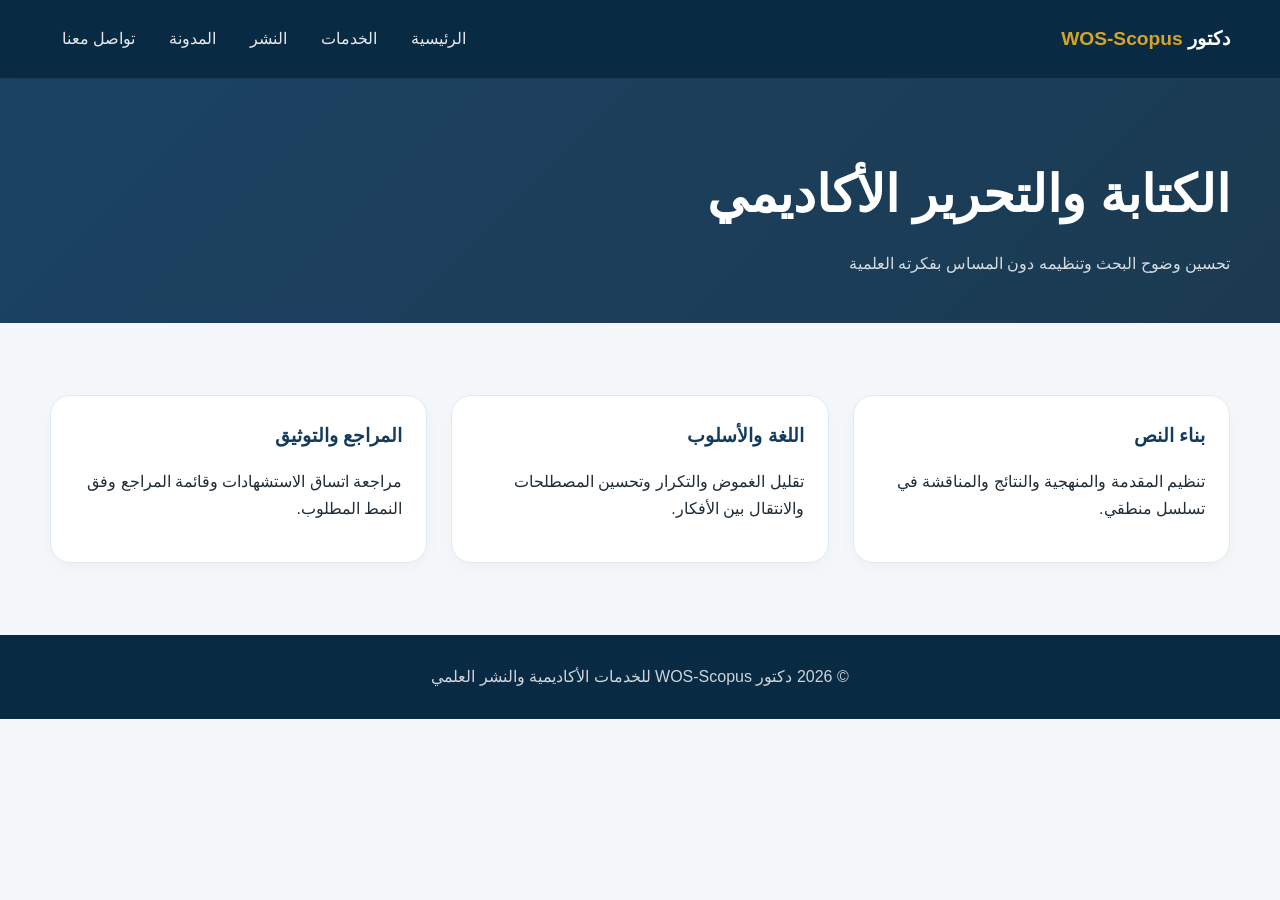
<file: academic-writing.html>
<!doctype html><html lang="ar" dir="rtl"><head><meta charset="utf-8"><meta name="viewport" content="width=device-width,initial-scale=1"><title>الكتابة الأكاديمية | دكتور WOS-Scopus</title><meta name="description" content="خدمة وإرشادات الكتابة الأكاديمية"><link rel="stylesheet" href="styles.css"></head><body><header class="topbar"><div class="container navbar"><a class="logo" href="index.html">دكتور <b>WOS-Scopus</b></a><nav class="nav"><a href="index.html">الرئيسية</a><a href="services.html">الخدمات</a><a href="publishing.html">النشر</a><a href="blog.html">المدونة</a><a href="contact.html">تواصل معنا</a></nav></div></header><main><section class="page-banner"><div class="container"><h1>الكتابة والتحرير الأكاديمي</h1><p>تحسين وضوح البحث وتنظيمه دون المساس بفكرته العلمية</p></div></section><section class="section"><div class="container"><div class="grid grid-3"><article class="card"><h3>بناء النص</h3><p>تنظيم المقدمة والمنهجية والنتائج والمناقشة في تسلسل منطقي.</p></article><article class="card"><h3>اللغة والأسلوب</h3><p>تقليل الغموض والتكرار وتحسين المصطلحات والانتقال بين الأفكار.</p></article><article class="card"><h3>المراجع والتوثيق</h3><p>مراجعة اتساق الاستشهادات وقائمة المراجع وفق النمط المطلوب.</p></article></div></div></section></main><footer><div class="container">© 2026 دكتور WOS-Scopus للخدمات الأكاديمية والنشر العلمي</div></footer></body></html>
</file>
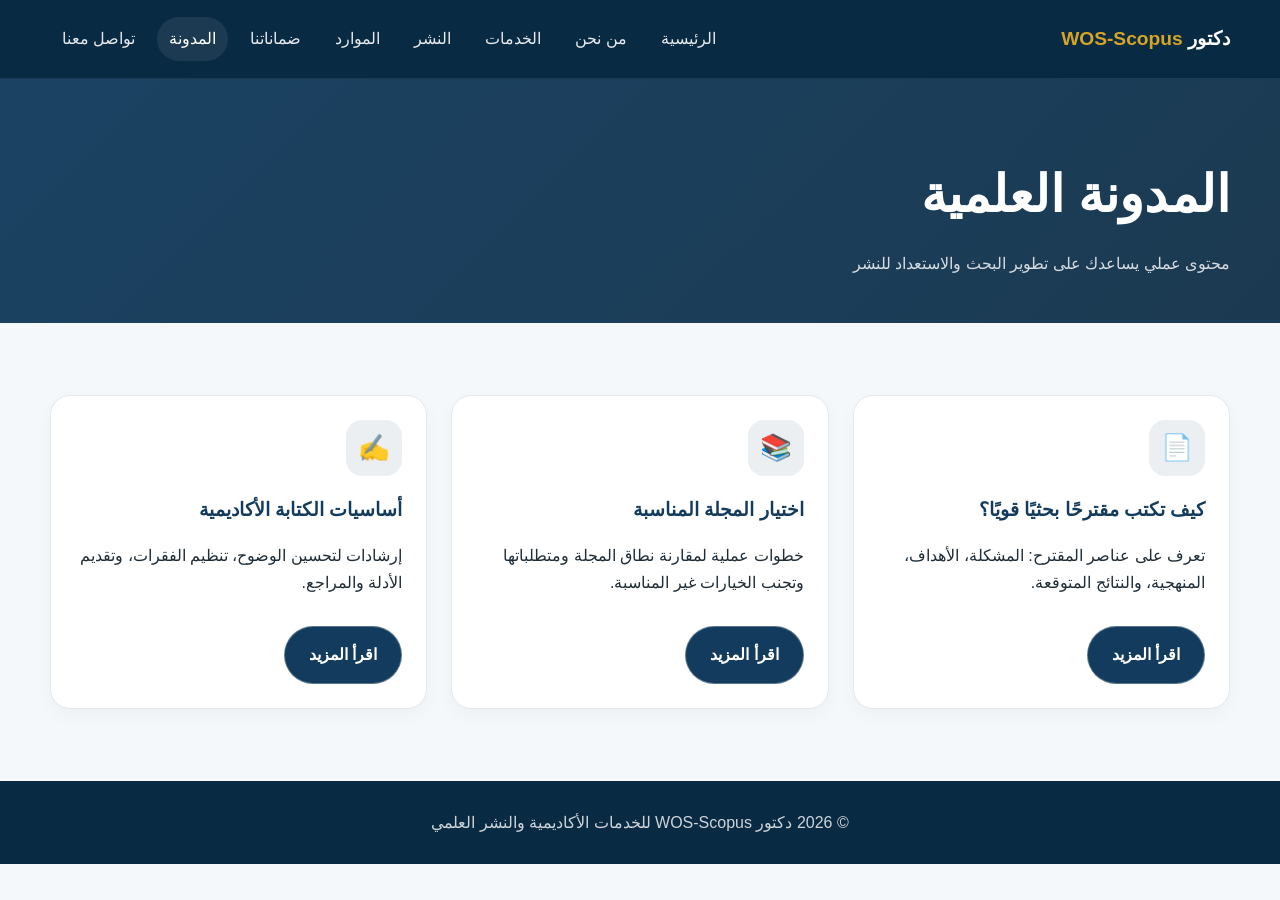
<file: blog.html>
<!doctype html><html lang="ar" dir="rtl"><head><meta charset="utf-8"><meta name="viewport" content="width=device-width,initial-scale=1"><title>المدونة | دكتور WOS-Scopus</title><meta name="description" content="مقالات وإرشادات في البحث والنشر العلمي"><link rel="stylesheet" href="styles.css"></head><body><header class="topbar"><div class="container navbar"><a class="logo" href="index.html">دكتور <b>WOS-Scopus</b></a><nav class="nav"><a href="index.html">الرئيسية</a><a href="about.html">من نحن</a><a href="services.html">الخدمات</a><a href="publishing.html">النشر</a><a href="resources.html">الموارد</a><a href="guarantees.html">ضماناتنا</a><a class="active" href="blog.html">المدونة</a><a href="contact.html">تواصل معنا</a></nav></div></header><main><section class="page-banner"><div class="container"><h1>المدونة العلمية</h1><p>محتوى عملي يساعدك على تطوير البحث والاستعداد للنشر</p></div></section><section class="section"><div class="container"><div class="grid grid-3"><article class="card"><div class="icon">📄</div><h3>كيف تكتب مقترحًا بحثيًا قويًا؟</h3><p>تعرف على عناصر المقترح: المشكلة، الأهداف، المنهجية، والنتائج المتوقعة.</p><a class="btn secondary" style="background:var(--blue);margin-top:14px" href="research-proposal.html">اقرأ المزيد</a></article><article class="card"><div class="icon">📚</div><h3>اختيار المجلة المناسبة</h3><p>خطوات عملية لمقارنة نطاق المجلة ومتطلباتها وتجنب الخيارات غير المناسبة.</p><a class="btn secondary" style="background:var(--blue);margin-top:14px" href="journal-selection.html">اقرأ المزيد</a></article><article class="card"><div class="icon">✍️</div><h3>أساسيات الكتابة الأكاديمية</h3><p>إرشادات لتحسين الوضوح، تنظيم الفقرات، وتقديم الأدلة والمراجع.</p><a class="btn secondary" style="background:var(--blue);margin-top:14px" href="academic-writing.html">اقرأ المزيد</a></article></div></div></section></main><footer><div class="container">© 2026 دكتور WOS-Scopus للخدمات الأكاديمية والنشر العلمي</div></footer></body></html>
</file>
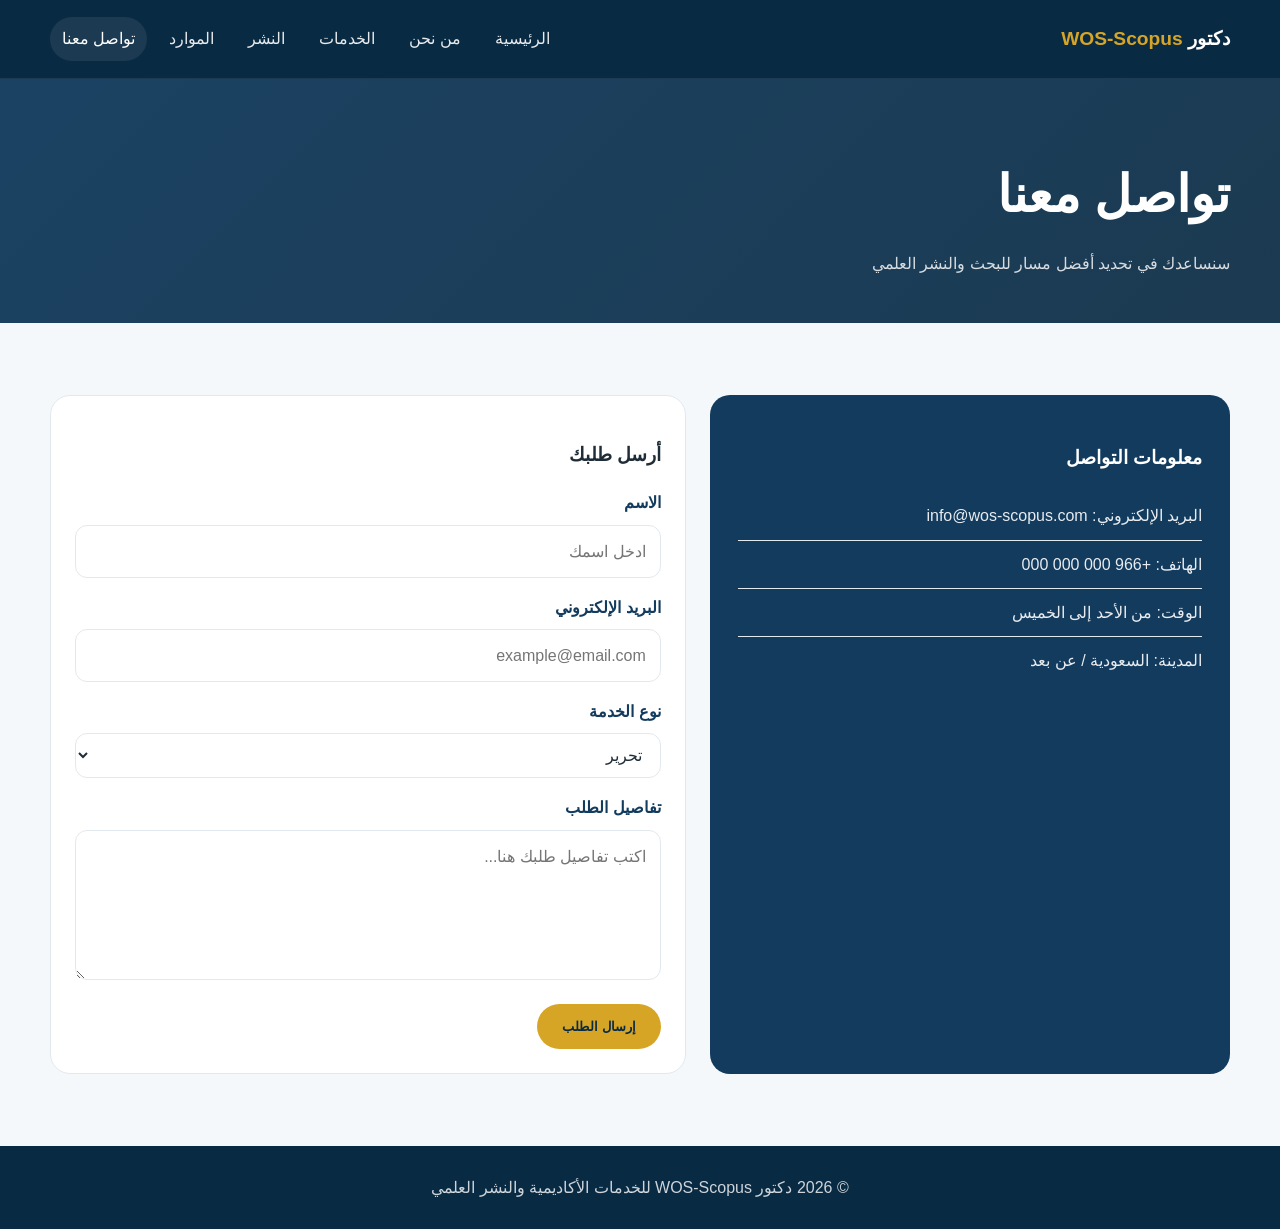
<file: contact.html>
<!doctype html><html lang="ar" dir="rtl"><head><meta charset="utf-8"><meta name="viewport" content="width=device-width,initial-scale=1"><title>تواصل معنا | دكتور WOS-Scopus</title><meta name="description" content="تواصل مع فريق دكتور WOS-Scopus"><link rel="stylesheet" href="styles.css"></head><body><header class="topbar"><div class="container navbar"><a class="logo" href="index.html">دكتور <b>WOS-Scopus</b></a><nav class="nav"><a href="index.html">الرئيسية</a><a href="about.html">من نحن</a><a href="services.html">الخدمات</a><a href="publishing.html">النشر</a><a href="resources.html">الموارد</a><a class="active" href="contact.html">تواصل معنا</a></nav></div></header><main><section class="page-banner"><div class="container"><h1>تواصل معنا</h1><p>سنساعدك في تحديد أفضل مسار للبحث والنشر العلمي</p></div></section><section class="section"><div class="container contact-wrapper"><div class="info-box"><h3>معلومات التواصل</h3><ul class="list"><li>البريد الإلكتروني: info@wos-scopus.com</li><li>الهاتف: +966 000 000 000</li><li>الوقت: من الأحد إلى الخميس</li><li>المدينة: السعودية / عن بعد</li></ul></div><div class="form-box"><h3>أرسل طلبك</h3><form><div class="field"><label>الاسم</label><input type="text" placeholder="ادخل اسمك"></div><div class="field"><label>البريد الإلكتروني</label><input type="email" placeholder="example@email.com"></div><div class="field"><label>نوع الخدمة</label><select><option>تحرير</option><option>ترجمة</option><option>إحصاء</option><option>نشر</option><option>استشارة</option></select></div><div class="field"><label>تفاصيل الطلب</label><textarea placeholder="اكتب تفاصيل طلبك هنا..."></textarea></div><button class="btn primary" type="button">إرسال الطلب</button></form></div></div></section></main><footer><div class="container">© 2026 دكتور WOS-Scopus للخدمات الأكاديمية والنشر العلمي</div></footer></body></html>
</file>
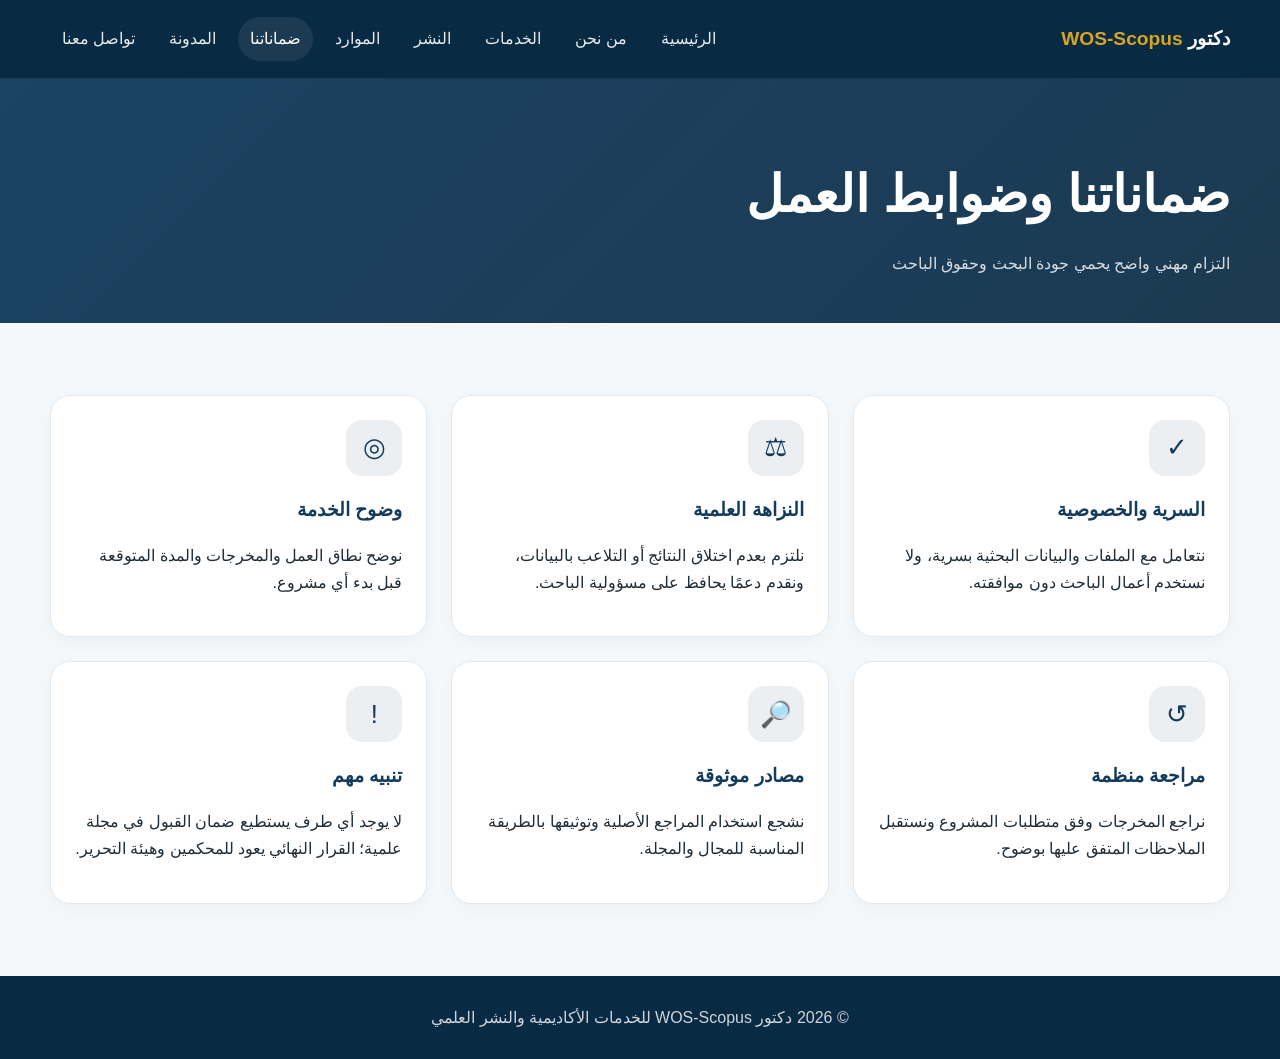
<file: guarantees.html>
<!doctype html><html lang="ar" dir="rtl"><head><meta charset="utf-8"><meta name="viewport" content="width=device-width,initial-scale=1"><title>ضماناتنا | دكتور WOS-Scopus</title><meta name="description" content="ضمانات وضوابط العمل الأكاديمي في دكتور WOS-Scopus"><link rel="stylesheet" href="styles.css"></head><body><header class="topbar"><div class="container navbar"><a class="logo" href="index.html">دكتور <b>WOS-Scopus</b></a><nav class="nav"><a href="index.html">الرئيسية</a><a href="about.html">من نحن</a><a href="services.html">الخدمات</a><a href="publishing.html">النشر</a><a href="resources.html">الموارد</a><a class="active" href="guarantees.html">ضماناتنا</a><a href="blog.html">المدونة</a><a href="contact.html">تواصل معنا</a></nav></div></header><main><section class="page-banner"><div class="container"><h1>ضماناتنا وضوابط العمل</h1><p>التزام مهني واضح يحمي جودة البحث وحقوق الباحث</p></div></section><section class="section"><div class="container"><div class="grid grid-3"><article class="card"><div class="icon">✓</div><h3>السرية والخصوصية</h3><p>نتعامل مع الملفات والبيانات البحثية بسرية، ولا نستخدم أعمال الباحث دون موافقته.</p></article><article class="card"><div class="icon">⚖</div><h3>النزاهة العلمية</h3><p>نلتزم بعدم اختلاق النتائج أو التلاعب بالبيانات، ونقدم دعمًا يحافظ على مسؤولية الباحث.</p></article><article class="card"><div class="icon">◎</div><h3>وضوح الخدمة</h3><p>نوضح نطاق العمل والمخرجات والمدة المتوقعة قبل بدء أي مشروع.</p></article><article class="card"><div class="icon">↺</div><h3>مراجعة منظمة</h3><p>نراجع المخرجات وفق متطلبات المشروع ونستقبل الملاحظات المتفق عليها بوضوح.</p></article><article class="card"><div class="icon">🔎</div><h3>مصادر موثوقة</h3><p>نشجع استخدام المراجع الأصلية وتوثيقها بالطريقة المناسبة للمجال والمجلة.</p></article><article class="card"><div class="icon">!</div><h3>تنبيه مهم</h3><p>لا يوجد أي طرف يستطيع ضمان القبول في مجلة علمية؛ القرار النهائي يعود للمحكمين وهيئة التحرير.</p></article></div></div></section></main><footer><div class="container">© 2026 دكتور WOS-Scopus للخدمات الأكاديمية والنشر العلمي</div></footer></body></html>
</file>
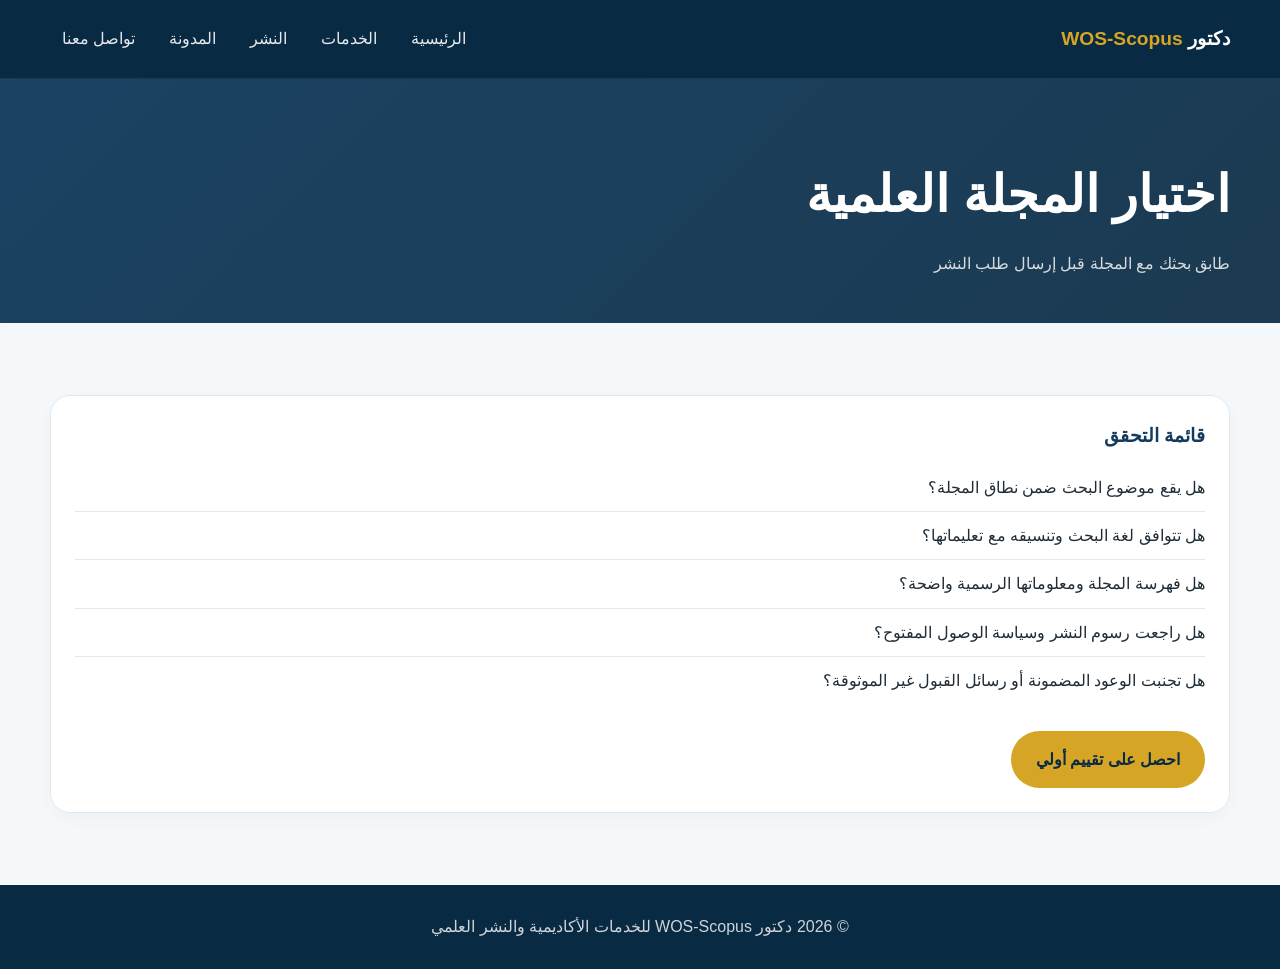
<file: journal-selection.html>
<!doctype html><html lang="ar" dir="rtl"><head><meta charset="utf-8"><meta name="viewport" content="width=device-width,initial-scale=1"><title>اختيار المجلة | دكتور WOS-Scopus</title><meta name="description" content="إرشادات اختيار المجلة العلمية المناسبة"><link rel="stylesheet" href="styles.css"></head><body><header class="topbar"><div class="container navbar"><a class="logo" href="index.html">دكتور <b>WOS-Scopus</b></a><nav class="nav"><a href="index.html">الرئيسية</a><a href="services.html">الخدمات</a><a href="publishing.html">النشر</a><a href="blog.html">المدونة</a><a href="contact.html">تواصل معنا</a></nav></div></header><main><section class="page-banner"><div class="container"><h1>اختيار المجلة العلمية</h1><p>طابق بحثك مع المجلة قبل إرسال طلب النشر</p></div></section><section class="section"><div class="container"><div class="card"><h3>قائمة التحقق</h3><ul class="list"><li>هل يقع موضوع البحث ضمن نطاق المجلة؟</li><li>هل تتوافق لغة البحث وتنسيقه مع تعليماتها؟</li><li>هل فهرسة المجلة ومعلوماتها الرسمية واضحة؟</li><li>هل راجعت رسوم النشر وسياسة الوصول المفتوح؟</li><li>هل تجنبت الوعود المضمونة أو رسائل القبول غير الموثوقة؟</li></ul><br><a class="btn primary" href="contact.html">احصل على تقييم أولي</a></div></div></section></main><footer><div class="container">© 2026 دكتور WOS-Scopus للخدمات الأكاديمية والنشر العلمي</div></footer></body></html>
</file>
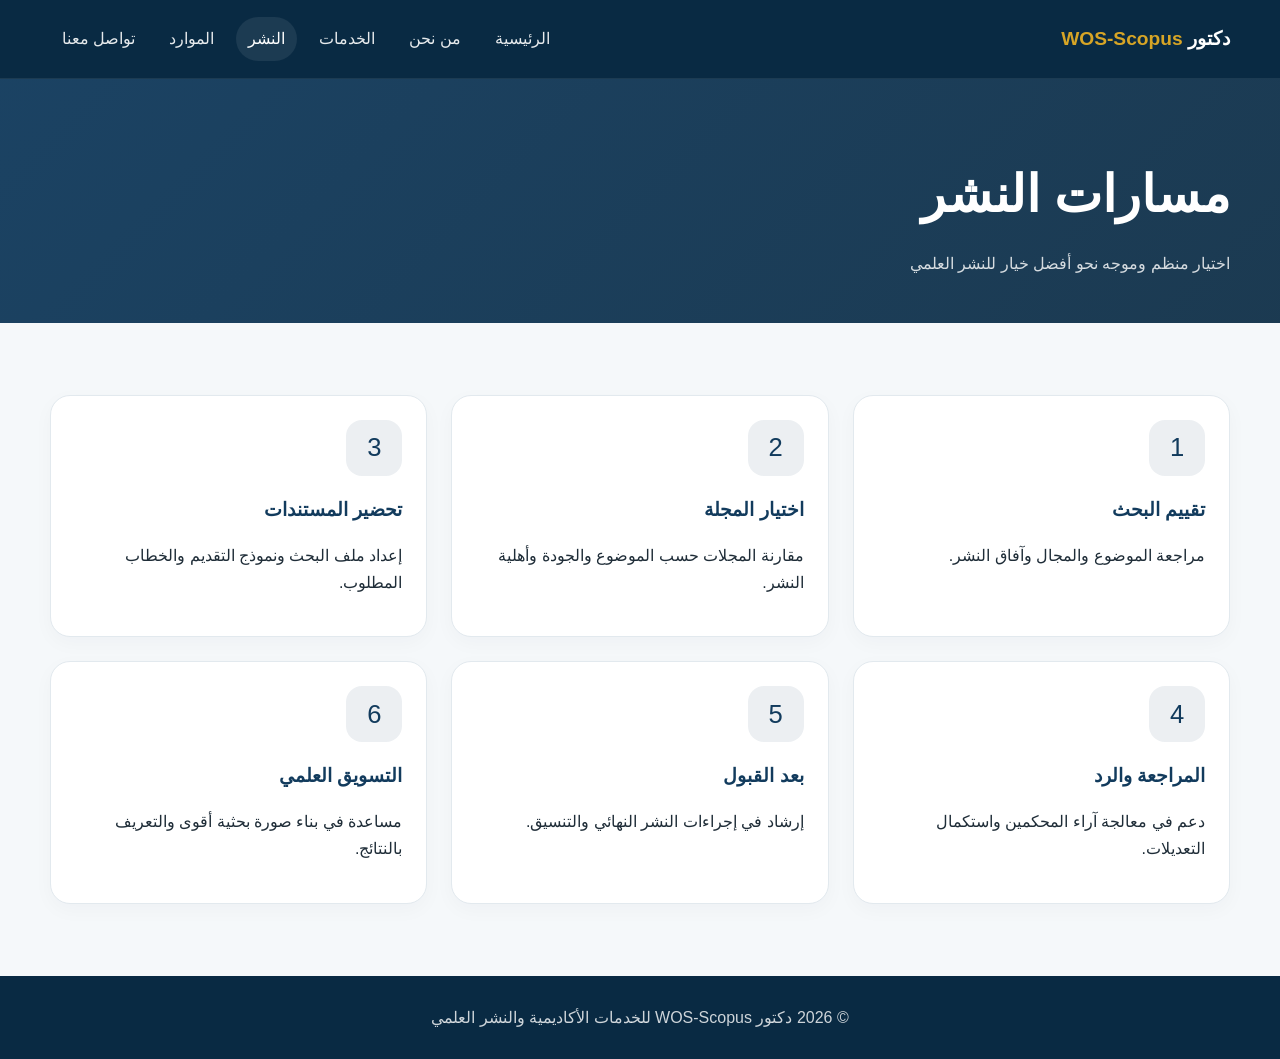
<file: publishing.html>
<!doctype html><html lang="ar" dir="rtl"><head><meta charset="utf-8"><meta name="viewport" content="width=device-width,initial-scale=1"><title>مسارات النشر | دكتور WOS-Scopus</title><meta name="description" content="مسارات النشر العلمي"><link rel="stylesheet" href="styles.css"></head><body><header class="topbar"><div class="container navbar"><a class="logo" href="index.html">دكتور <b>WOS-Scopus</b></a><nav class="nav"><a href="index.html">الرئيسية</a><a href="about.html">من نحن</a><a href="services.html">الخدمات</a><a class="active" href="publishing.html">النشر</a><a href="resources.html">الموارد</a><a href="contact.html">تواصل معنا</a></nav></div></header><main><section class="page-banner"><div class="container"><h1>مسارات النشر</h1><p>اختيار منظم وموجه نحو أفضل خيار للنشر العلمي</p></div></section><section class="section"><div class="container"><div class="grid grid-3"><article class="card"><div class="icon">1</div><h3>تقييم البحث</h3><p>مراجعة الموضوع والمجال وآفاق النشر.</p></article><article class="card"><div class="icon">2</div><h3>اختيار المجلة</h3><p>مقارنة المجلات حسب الموضوع والجودة وأهلية النشر.</p></article><article class="card"><div class="icon">3</div><h3>تحضير المستندات</h3><p>إعداد ملف البحث ونموذج التقديم والخطاب المطلوب.</p></article><article class="card"><div class="icon">4</div><h3>المراجعة والرد</h3><p>دعم في معالجة آراء المحكمين واستكمال التعديلات.</p></article><article class="card"><div class="icon">5</div><h3>بعد القبول</h3><p>إرشاد في إجراءات النشر النهائي والتنسيق.</p></article><article class="card"><div class="icon">6</div><h3>التسويق العلمي</h3><p>مساعدة في بناء صورة بحثية أقوى والتعريف بالنتائج.</p></article></div></div></section></main><footer><div class="container">© 2026 دكتور WOS-Scopus للخدمات الأكاديمية والنشر العلمي</div></footer></body></html>
</file>
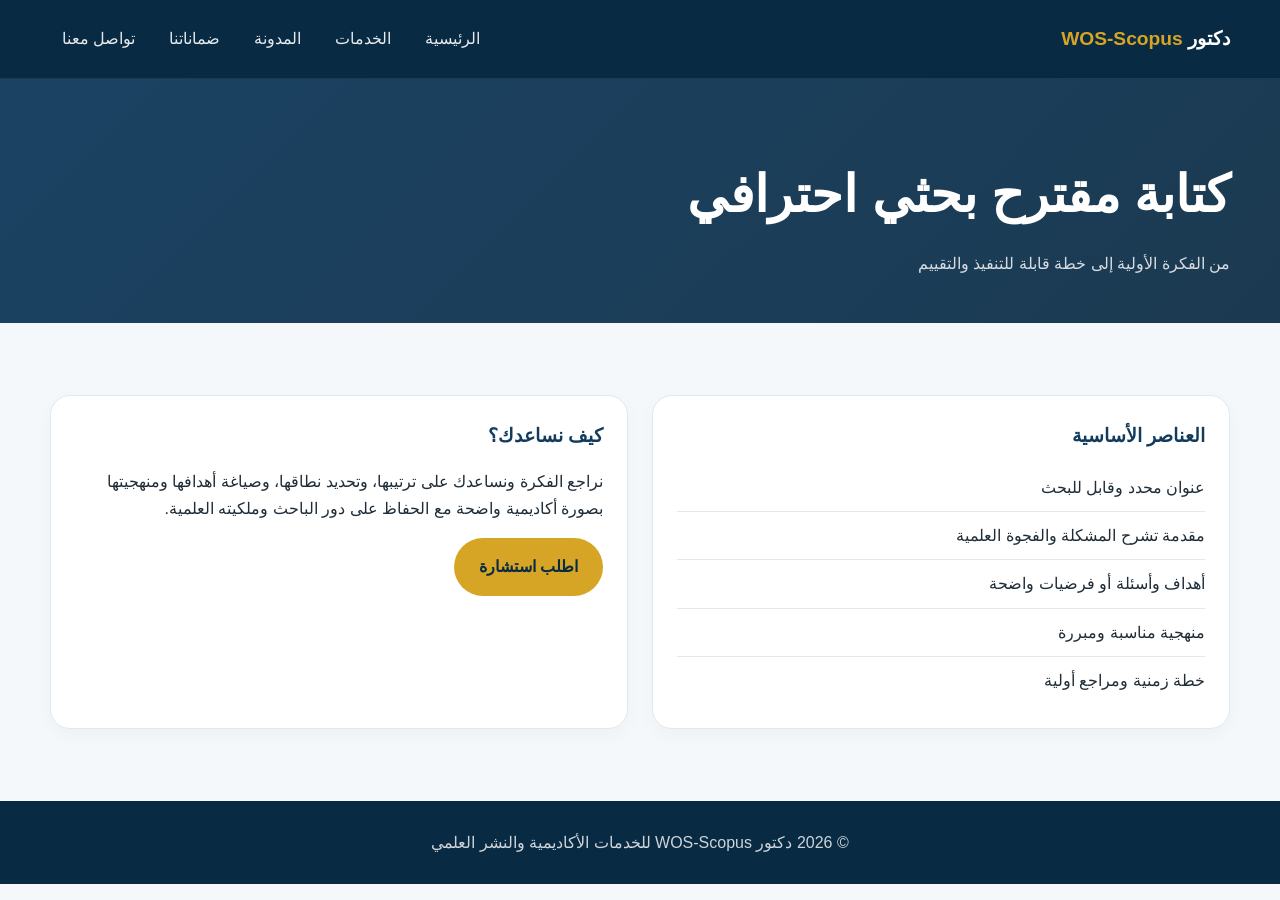
<file: research-proposal.html>
<!doctype html><html lang="ar" dir="rtl"><head><meta charset="utf-8"><meta name="viewport" content="width=device-width,initial-scale=1"><title>كتابة المقترح البحثي | دكتور WOS-Scopus</title><meta name="description" content="دليل كتابة المقترح البحثي"><link rel="stylesheet" href="styles.css"></head><body><header class="topbar"><div class="container navbar"><a class="logo" href="index.html">دكتور <b>WOS-Scopus</b></a><nav class="nav"><a href="index.html">الرئيسية</a><a href="services.html">الخدمات</a><a href="blog.html">المدونة</a><a href="guarantees.html">ضماناتنا</a><a href="contact.html">تواصل معنا</a></nav></div></header><main><section class="page-banner"><div class="container"><h1>كتابة مقترح بحثي احترافي</h1><p>من الفكرة الأولية إلى خطة قابلة للتنفيذ والتقييم</p></div></section><section class="section"><div class="container"><div class="grid grid-2"><article class="card"><h3>العناصر الأساسية</h3><ul class="list"><li>عنوان محدد وقابل للبحث</li><li>مقدمة تشرح المشكلة والفجوة العلمية</li><li>أهداف وأسئلة أو فرضيات واضحة</li><li>منهجية مناسبة ومبررة</li><li>خطة زمنية ومراجع أولية</li></ul></article><article class="card"><h3>كيف نساعدك؟</h3><p>نراجع الفكرة ونساعدك على ترتيبها، وتحديد نطاقها، وصياغة أهدافها ومنهجيتها بصورة أكاديمية واضحة مع الحفاظ على دور الباحث وملكيته العلمية.</p><a class="btn primary" href="contact.html">اطلب استشارة</a></article></div></div></section></main><footer><div class="container">© 2026 دكتور WOS-Scopus للخدمات الأكاديمية والنشر العلمي</div></footer></body></html>
</file>
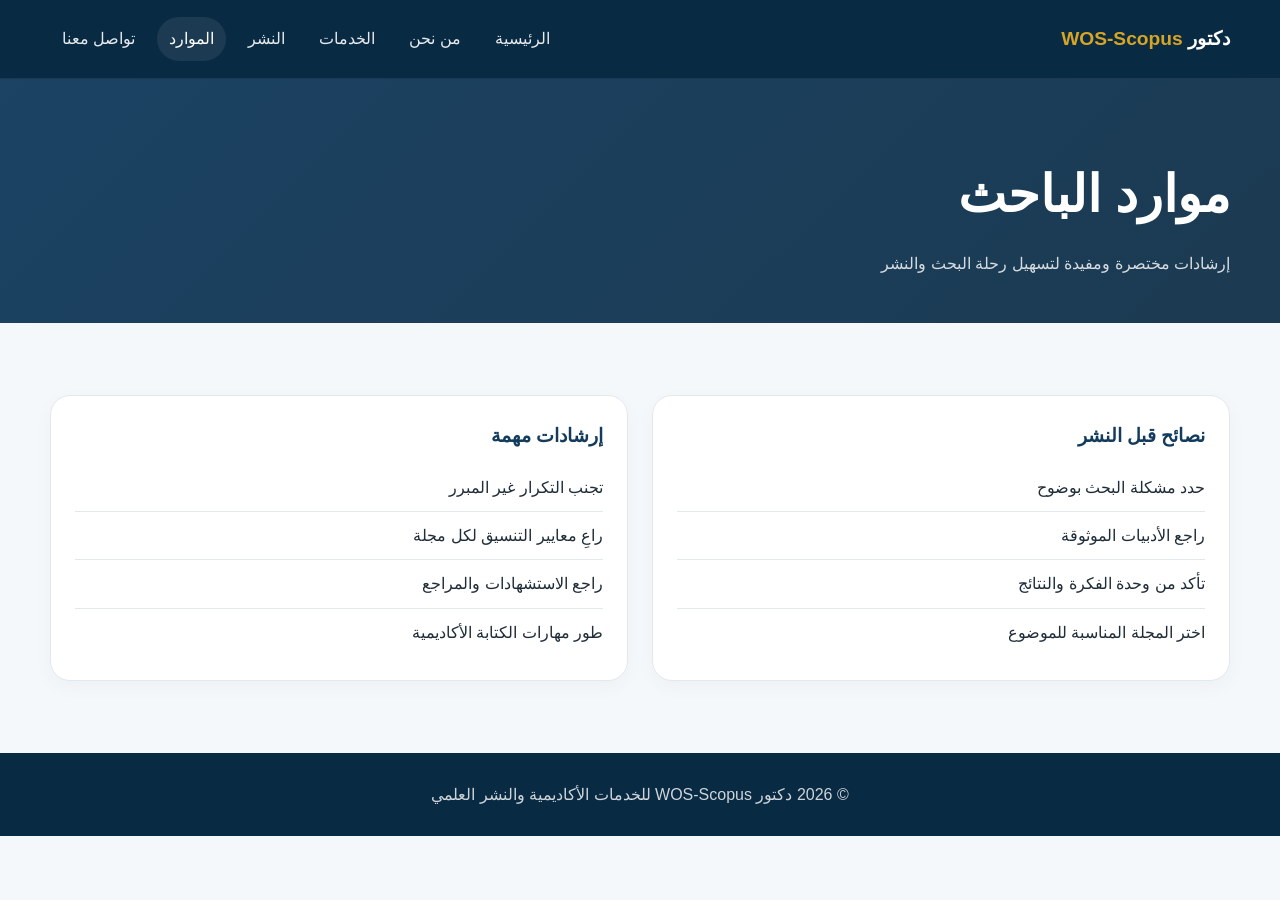
<file: resources.html>
<!doctype html><html lang="ar" dir="rtl"><head><meta charset="utf-8"><meta name="viewport" content="width=device-width,initial-scale=1"><title>الموارد | دكتور WOS-Scopus</title><meta name="description" content="موارد الباحث العلمية والإرشادية"><link rel="stylesheet" href="styles.css"></head><body><header class="topbar"><div class="container navbar"><a class="logo" href="index.html">دكتور <b>WOS-Scopus</b></a><nav class="nav"><a href="index.html">الرئيسية</a><a href="about.html">من نحن</a><a href="services.html">الخدمات</a><a href="publishing.html">النشر</a><a class="active" href="resources.html">الموارد</a><a href="contact.html">تواصل معنا</a></nav></div></header><main><section class="page-banner"><div class="container"><h1>موارد الباحث</h1><p>إرشادات مختصرة ومفيدة لتسهيل رحلة البحث والنشر</p></div></section><section class="section"><div class="container"><div class="grid grid-2"><article class="card"><h3>نصائح قبل النشر</h3><ul class="list"><li>حدد مشكلة البحث بوضوح</li><li>راجع الأدبيات الموثوقة</li><li>تأكد من وحدة الفكرة والنتائج</li><li>اختر المجلة المناسبة للموضوع</li></ul></article><article class="card"><h3>إرشادات مهمة</h3><ul class="list"><li>تجنب التكرار غير المبرر</li><li>راعِ معايير التنسيق لكل مجلة</li><li>راجع الاستشهادات والمراجع</li><li>طور مهارات الكتابة الأكاديمية</li></ul></article></div></div></section></main><footer><div class="container">© 2026 دكتور WOS-Scopus للخدمات الأكاديمية والنشر العلمي</div></footer></body></html>
</file>
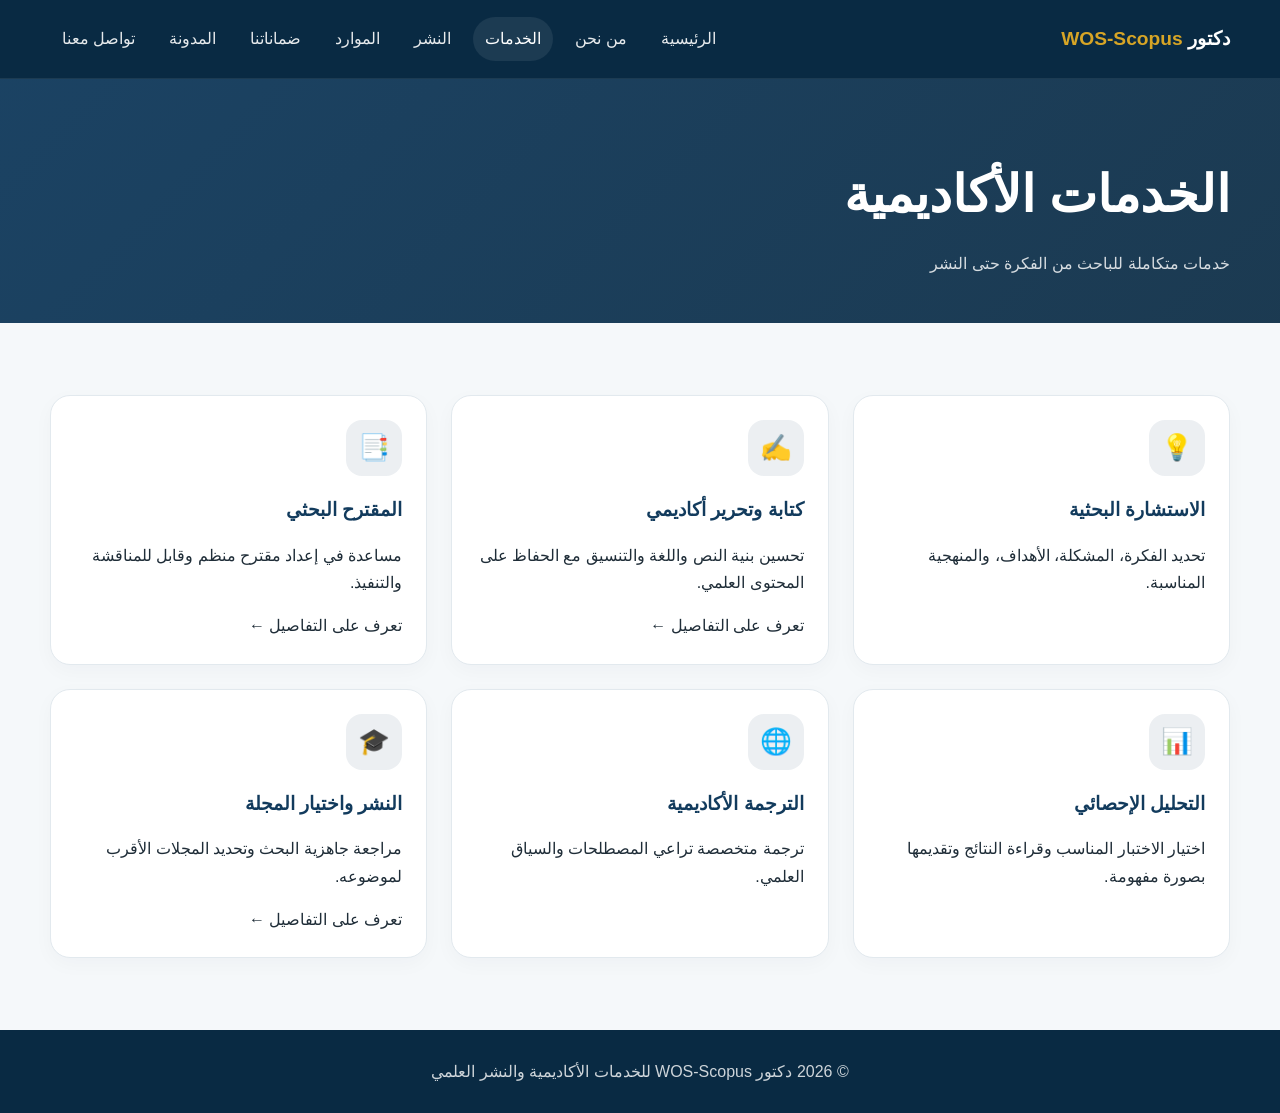
<file: services.html>
<!doctype html><html lang="ar" dir="rtl"><head><meta charset="utf-8"><meta name="viewport" content="width=device-width,initial-scale=1"><title>الخدمات الأكاديمية | دكتور WOS-Scopus</title><meta name="description" content="الخدمات الأكاديمية والبحثية المتخصصة"><link rel="stylesheet" href="styles.css"></head><body><header class="topbar"><div class="container navbar"><a class="logo" href="index.html">دكتور <b>WOS-Scopus</b></a><nav class="nav"><a href="index.html">الرئيسية</a><a href="about.html">من نحن</a><a class="active" href="services.html">الخدمات</a><a href="publishing.html">النشر</a><a href="resources.html">الموارد</a><a href="guarantees.html">ضماناتنا</a><a href="blog.html">المدونة</a><a href="contact.html">تواصل معنا</a></nav></div></header><main><section class="page-banner"><div class="container"><h1>الخدمات الأكاديمية</h1><p>خدمات متكاملة للباحث من الفكرة حتى النشر</p></div></section><section class="section"><div class="container"><div class="grid grid-3"><article class="card"><div class="icon">💡</div><h3>الاستشارة البحثية</h3><p>تحديد الفكرة، المشكلة، الأهداف، والمنهجية المناسبة.</p></article><article class="card"><div class="icon">✍️</div><h3>كتابة وتحرير أكاديمي</h3><p>تحسين بنية النص واللغة والتنسيق مع الحفاظ على المحتوى العلمي.</p><a href="academic-writing.html">تعرف على التفاصيل ←</a></article><article class="card"><div class="icon">📑</div><h3>المقترح البحثي</h3><p>مساعدة في إعداد مقترح منظم وقابل للمناقشة والتنفيذ.</p><a href="research-proposal.html">تعرف على التفاصيل ←</a></article><article class="card"><div class="icon">📊</div><h3>التحليل الإحصائي</h3><p>اختيار الاختبار المناسب وقراءة النتائج وتقديمها بصورة مفهومة.</p></article><article class="card"><div class="icon">🌐</div><h3>الترجمة الأكاديمية</h3><p>ترجمة متخصصة تراعي المصطلحات والسياق العلمي.</p></article><article class="card"><div class="icon">🎓</div><h3>النشر واختيار المجلة</h3><p>مراجعة جاهزية البحث وتحديد المجلات الأقرب لموضوعه.</p><a href="journal-selection.html">تعرف على التفاصيل ←</a></article></div></div></section></main><footer><div class="container">© 2026 دكتور WOS-Scopus للخدمات الأكاديمية والنشر العلمي</div></footer></body></html>
</file>
<file: styles.css>
:root{--blue:#123b5d;--deep:#092a43;--gold:#d7a526;--ink:#1f2d38;--muted:#61727e;--bg:#f5f8fa;--line:#e2e9ee;--white:#fff;--shadow:0 12px 30px rgba(18,59,93,.12)}*{box-sizing:border-box}html{scroll-behavior:smooth}body{margin:0;font-family:"Segoe UI",Tahoma,sans-serif;background:var(--bg);color:var(--ink);line-height:1.7;direction:rtl}a{color:inherit;text-decoration:none} .container{width:min(1180px,calc(100% - 32px));margin:auto}.topbar{background:var(--deep);color:#fff;position:sticky;top:0;z-index:20;border-bottom:1px solid #ffffff14}.navbar{display:flex;align-items:center;justify-content:space-between;gap:24px;min-height:78px}.logo{font-weight:800;color:#fff;font-size:1.2rem}.logo b{color:var(--gold)}.nav{display:flex;align-items:center;gap:10px;flex-wrap:wrap}.nav a{color:#ffffffe6;padding:8px 12px;border-radius:999px;transition:.2s}.nav a:hover,.nav a.active{background:#ffffff14;color:#fff}.hero{background:linear-gradient(135deg,#123b5df5,#092a43eb);padding:80px 0 40px;color:#fff}.hero-inner{display:grid;grid-template-columns:1.2fr .8fr;gap:32px;align-items:center}.hero h1{font-size:clamp(2.1rem,4vw,4rem);line-height:1.2;margin:0 0 18px}.hero p{margin:0 0 26px;color:#ffffffd9;font-size:1.08rem}.actions{display:flex;gap:14px;flex-wrap:wrap}.btn{display:inline-flex;align-items:center;justify-content:center;border-radius:999px;padding:14px 24px;font-weight:700;border:1px solid transparent;cursor:pointer}.btn.primary{background:var(--gold);color:var(--deep)}.btn.secondary{border-color:#ffffff4d;color:#fff}.feature-box{background:#ffffff0f;border:1px solid #ffffff1f;border-radius:22px;padding:24px;box-shadow:var(--shadow)}.metric{margin-top:30px;display:grid;grid-template-columns:repeat(3,1fr);gap:12px}.metric div{background:#ffffff0f;border:1px solid #ffffff1f;border-radius:16px;padding:18px 14px;text-align:center}.metric strong{display:block;font-size:1.5rem;color:var(--gold)}.section{padding:72px 0}.section-header{margin-bottom:30px}.section-header h2{margin:0 0 8px;font-size:clamp(1.8rem,3vw,2.6rem)}.section-header p{margin:0;color:var(--muted)}.grid{display:grid;gap:24px}.grid-3{grid-template-columns:repeat(3,minmax(0,1fr))}.grid-2{grid-template-columns:repeat(2,minmax(0,1fr))}.card{background:#fff;border:1px solid var(--line);border-radius:20px;padding:24px;box-shadow:0 6px 20px #092a4308}.card h3{margin-top:0;margin-bottom:12px;color:var(--blue)}.icon{width:56px;height:56px;border-radius:16px;display:inline-flex;align-items:center;justify-content:center;background:#123b5d14;color:var(--blue);font-size:1.6rem;margin-bottom:18px}.list{list-style:none;padding:0;margin:0}.list li{padding:10px 0;border-bottom:1px solid var(--line)}.list li:last-child{border-bottom:none}.contact-wrapper{display:grid;grid-template-columns:.9fr 1.1fr;gap:24px}.info-box{background:var(--blue);color:#fff;border-radius:20px;padding:28px}.info-box li{color:#ffffffe6}.form-box{background:#fff;border:1px solid var(--line);border-radius:20px;padding:24px}.field{display:block;margin-bottom:16px}.field label{display:block;margin-bottom:8px;font-weight:700;color:var(--blue)}.field input,.field textarea,.field select{width:100%;border:1px solid var(--line);border-radius:12px;padding:12px 14px;font:inherit;background:#fff;color:var(--ink)}.field textarea{min-height:150px;resize:vertical}.page-banner{background:linear-gradient(135deg,#123b5df5,#092a43eb);color:#fff;padding:72px 0 46px}.page-banner h1{margin:0;font-size:clamp(2rem,4vw,3.3rem)}.page-banner p{margin:12px 0 0;color:#ffffffd1}footer{background:var(--deep);color:#fffc;padding:28px 0;text-align:center}@media(max-width:900px){.hero-inner,.contact-wrapper,.grid-3,.grid-2{grid-template-columns:1fr}.navbar{flex-direction:column;justify-content:center;padding:18px 0}.nav{justify-content:center}}
</file>
